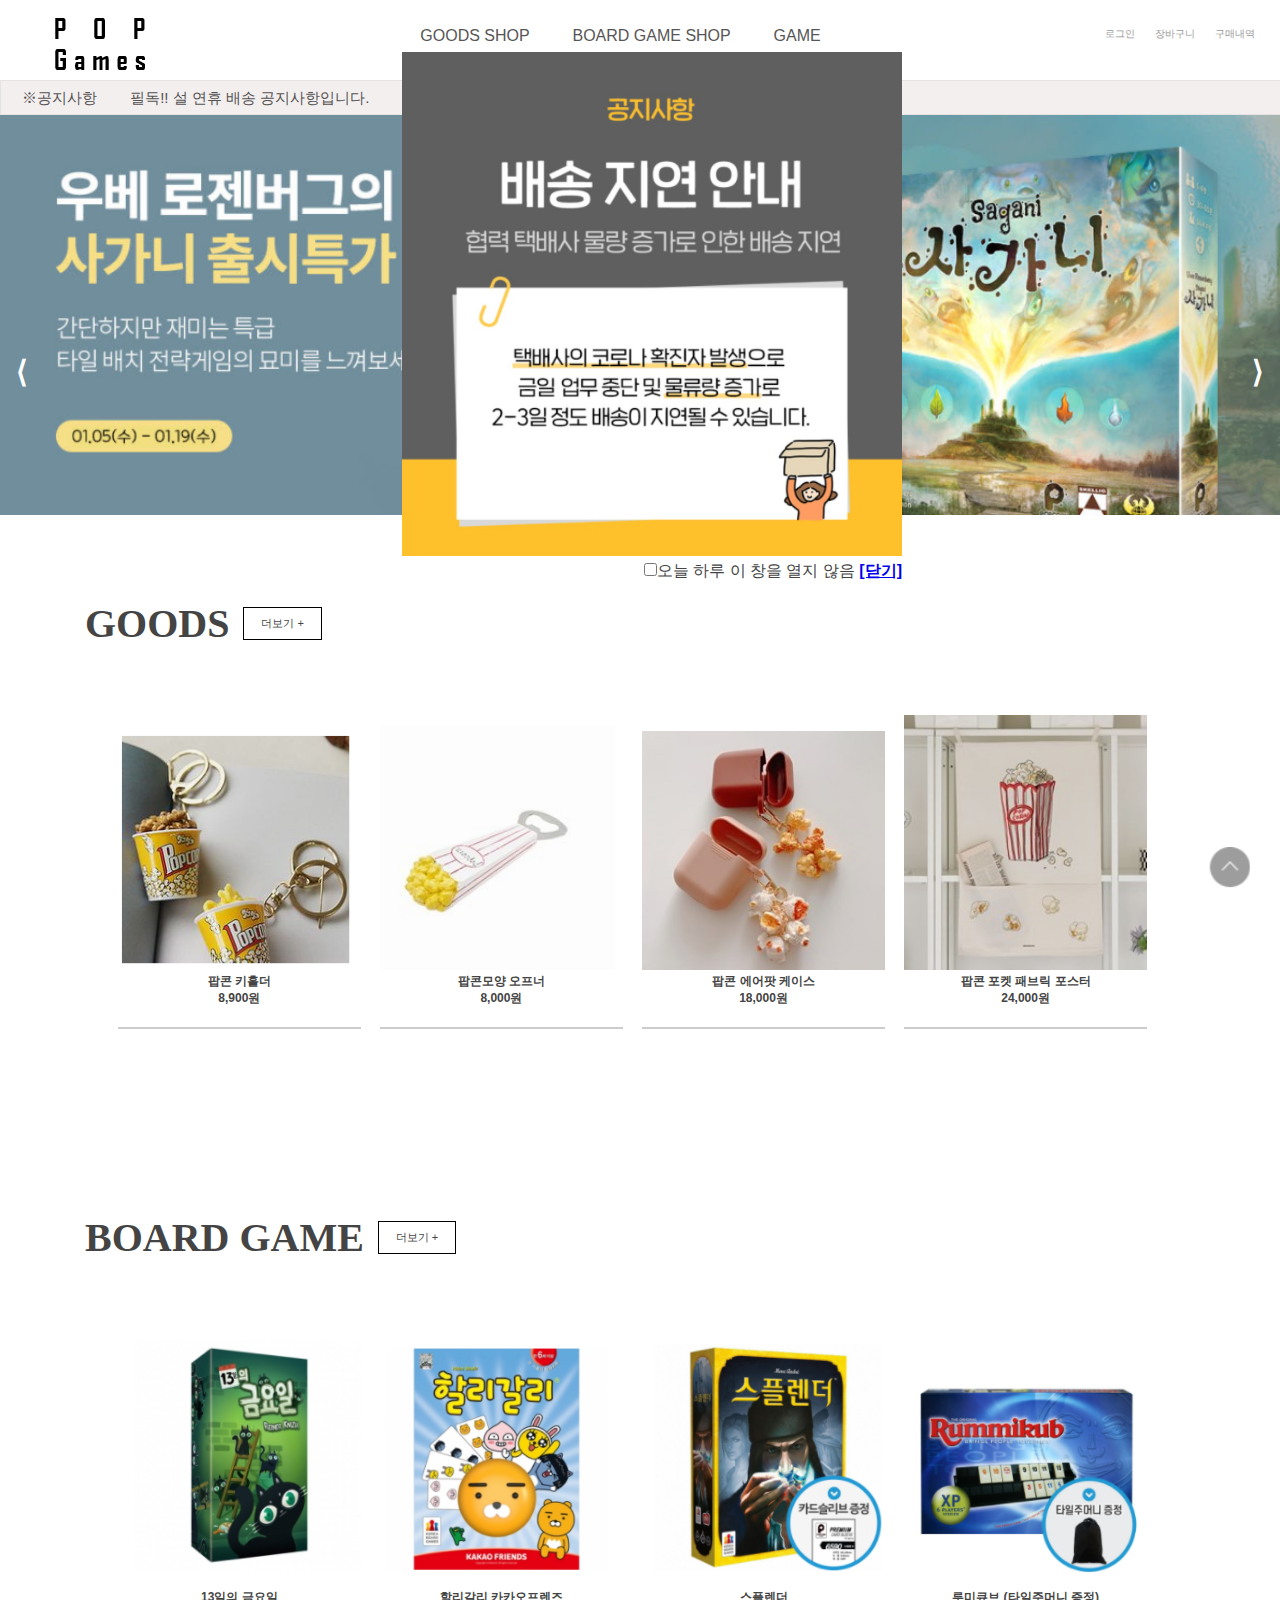
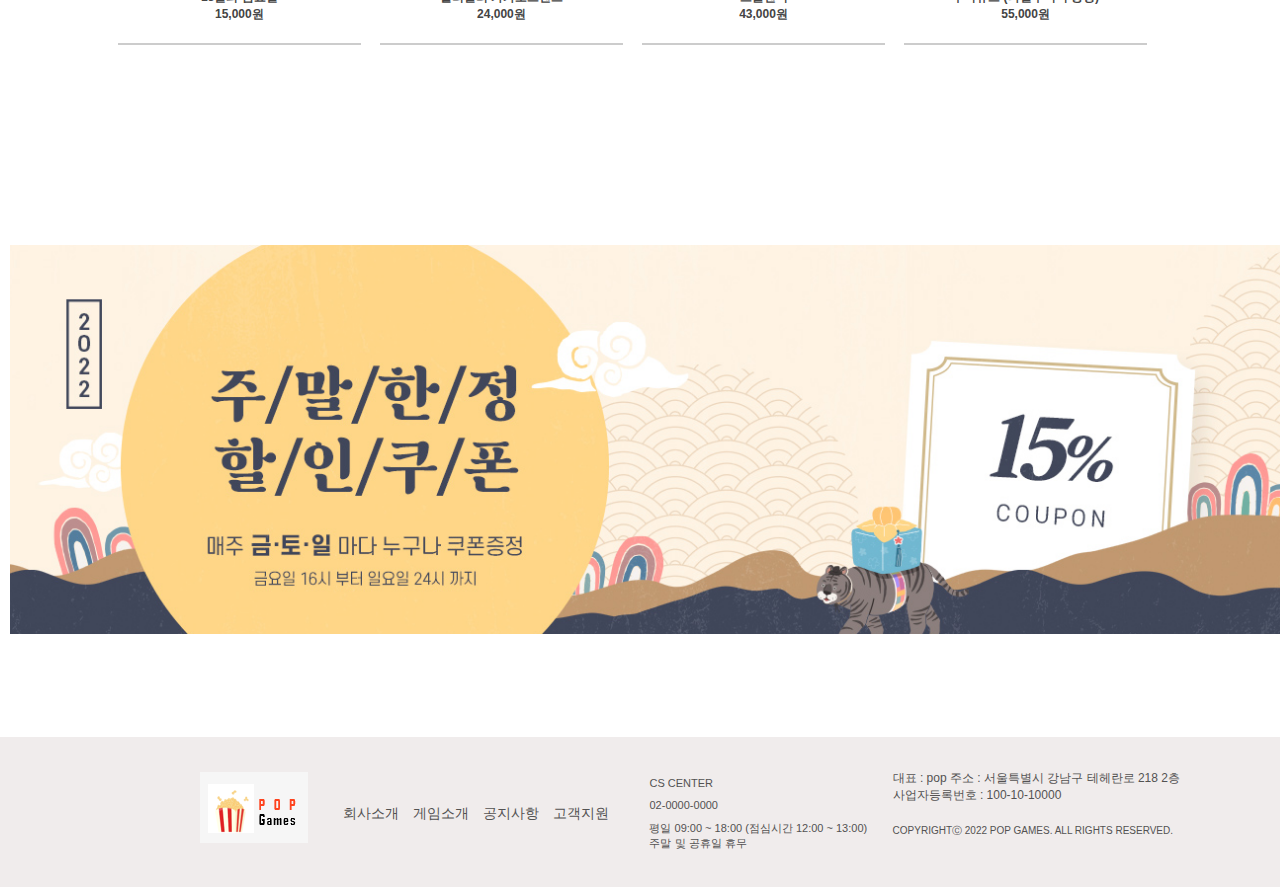
<file: pop games store/index.html>
<!DOCTYPE html>
<html lang="ko">
<head>
  <meta charset="UTF-8">
  <meta http-equiv="X-UA-Compatible" content="IE=edge">
    <meta name="viewport" content="width=device-width, initial-scale=1.0">
    <meta name="description" content="">
    <meta name="author" content="">
  <title>pop games</title>

  <script src="jquery-3.2.1.min.js"></script>
  <script src="index.js"></script>
  <link rel="shortcut icon" type="image⁄x-icon" href="./img/favicon.ico">
  <link href="./css/common.css" rel="stylesheet" type="text/css">
  <link href="./css/main.css" rel="stylesheet" type="text/css">
  <link href="./css/header.css" rel="stylesheet" type="text/css">
  <link href="./css/footer.css" rel="stylesheet" type="text/css">

  <script> 
    $(document).ready(function(){
      var height = $(".header_bottom").height();
      var num = $(".ul li").length;
      var max = height * num;
      var move = 0;
      function noticeRolling(){
        move += height;
        $(".ul").animate({"top":-move},800,function(){
          if(move >= max){
            $(this).css("top",0);
            move = 0;
          };
    
        });
      };
      noticeRollingOff = setInterval(noticeRolling,2000);
      $(".ul").append($(".ul li").first().clone());
    
    });
    </script>
</head>
<body>
 
  <!-- POPUP --> 
<div id="divpop" style="position:absolute;left:400px;top:50px;z-index:200;visibility:hidden;"> 
  <table> 
  <tr> 
      <td> 
      <img src="./img/notice1.png">
      </td> 
  </tr> 
  <tr> 
      <form name="notice_form"> 
      <td align=right bgcolor=white style="font-size: 16px;"> 
          <input type="checkbox" name="chkbox" value="checkbox">오늘 하루 이 창을 열지 않음 
          <a href="javascript:closeWin();"><B>[닫기]</B></a> 
      </td> 
      </tr> 
      </form> 
  </table> 
  </div> 
  <script language="Javascript"> 
  cookiedata = document.cookie;    
  if ( cookiedata.indexOf("maindiv=done") < 0 ){      
      document.all['divpop'].style.visibility = "visible"; 
      } 
      else { 
          document.all['divpop'].style.visibility = "hidden"; 
  } 
  </script>
  <div id="container">
    <a name="top"></a>
    <header>
      <div id="header">
        <div id="header_top">
          <div id="main_logo"><a href="./index.html"><img src="./img/main_logo2.png"></a></div>
        <ul id="top_menu">
          <li><a href="goods.html">GOODS SHOP</a></li>
          <li><a href="board_game.html">BOARD GAME SHOP</a></li>
          <li><a href="flash_game.html">GAME</a></li>
        </ul>
          <ul id="join_menu" class="navi">
            <li><a href="login.html">로그인</a></li>
            <li><a href="cart.html">장바구니</a></li>
            <li><a href="#">구매내역</a></li>
          </ul>
        </div>
      </div>
      <div class="header_bottom">
        <ul class="ul">
          <li><a href="notice.html"> &nbsp;&nbsp;&nbsp;&nbsp;&nbsp;※공지사항&nbsp;&nbsp;&nbsp;&nbsp;&nbsp;&nbsp;&nbsp; 필독!! 설 연휴 배송 공지사항입니다.</a></li>
          <li>&nbsp;&nbsp;&nbsp;&nbsp;&nbsp;※공지사항 &nbsp;&nbsp;&nbsp;&nbsp;&nbsp;&nbsp;&nbsp; 배송지연 공지사항입니다.</li>
        </ul>
      </div>
    </header>
    <main>
      <div class="banner">
        <ul class="slider_container">
          <li class="slider"><img src="./img/banner_4.png"></li>
          <li class="slider"><img src="./img/banner_1.png"></li>
          <li class="slider"><img src="./img/banner_2.png"></li>
          <li class="slider"><img src="./img/banner_3.png"></li>
        </ul>
      </div>
      <a class="prev" onclick="plusSlides(-1, 0)">&lang;</a>
      <a class="next" onclick="plusSlides(1, 0)">&rang;</a>

      <ul class="section_name">
        <li class="title">GOODS</li>
        <li><a id="more_items" href="goods.html">
          <div class="plus">더보기 +</div>
        </a></li>
      </ul>

      <div id="panorama_items">
        <div class="item_box">
          <ul>
            <a href="product_detail.html">
              <li><img src="./img/goods/goods1.png"></li>
              <li>팝콘 키홀더 </li>
              <li>8,900원</li>
            </a>
          </ul>
        </div>
        <div class="item_box">
          <ul>
            <a href="product_detail.html">
              <li><img src="./img/goods/goods12.png"></li>
              <li>팝콘모양 오프너</li>
              <li>8,000원</li>
            </a>
          </ul>
        </div>
        <div class="item_box">
          <ul>
            <a href="product_detail.html">
              <li><img src="./img/goods/goods13.png"></li>
              <li>팝콘 에어팟 케이스</li>
              <li>18,000원</li>
            </a>
          </ul>
        </div>
        <div class="item_box">
          <ul>
            <a href="product_detail.html">
              <li><img src="./img/goods/goods10.png"></li>
              <li>팝콘 포켓 패브릭 포스터</li>
              <li>24,000원</li>
            </a>
          </ul>
        </div>
      </div>
      <div class="clear"></div>
      <ul class="section_name">
        <li class="title">BOARD GAME</li>
        <li><a id="more_items" href="board_game.html">
          <div class="plus">더보기 +</div>
        </a></li>
      </ul>
      <div id="panorama_items">
        <div class="item_box">
          <ul>
            <a href="product_detail.html">
              <li><img src="./img/boardgame/boardgame1.png"></li>
              <li>13일의 금요일 </li>
              <li>15,000원</li>
            </a>
          </ul>
        </div>
        <div class="item_box">
          <ul>
            <a href="product_detail.html">
              <li><img src="./img/boardgame/boardgame2.png"></li>
              <li>할리갈리 카카오프렌즈</li>
              <li>24,000원</li>
            </a>
          </ul>
        </div>
        <div class="item_box">
          <ul>
            <a href="product_detail.html">
              <li><img src="./img/boardgame/boardgame3.png"></li>
              <li>스플렌더</li>
              <li>43,000원</li>
            </a>
          </ul>
        </div>
        <div class="item_box">
          <ul>
            <a href="product_detail.html">
              <li><img src="./img/boardgame/boardgame4.png"></li>
              <li>루미큐브 (타일주머니 증정)</li>
              <li>55,000원</li>
            </a>
          </ul>
        </div>
      </div>
      <div class="footer_banner"><img src="./img/footer_banner1.png"></div>
      <a href=""></a>
    </main>
    <div class="clear"></div>
  
    <footer>
      <div id="footer_wrap">
        <div class="f_logo"><a href="index.html"><img src="img/footer_logo.png"></a></div>
        <ul id="vision">
          <li><a href="#">회사소개</a></li>
          <li><a href="#">게임소개</a></li>
          <li><a href="#">공지사항</a></li>
          <li><a href="#">고객지원</a></li>
        </ul>
        <ul id="engagement">
          <li>CS CENTER</li>
          <li>02-0000-0000</li>
          <li>평일 09:00 ~ 18:00 (점심시간 12:00 ~ 13:00)<br>주말 및 공휴일 휴무</li>
        </ul>
        <ul id="company_info">
          <li>대표 : pop   주소 : 서울특별시 강남구 테헤란로 218 2층   </li>
          <li>사업자등록번호 : 100-10-10000</li>
          <li id="copyright">COPYRIGHTⒸ 2022 POP GAMES. ALL RIGHTS RESERVED.</li>
        </ul>
      </div>
      <div id="footer_fix">
        <ul>
          <a href="#top"><li><img src="./img/btn_go_top.png"></li></a>
        </ul>
      </div>
    </footer>
  </div>
</body>
</html>
</file>
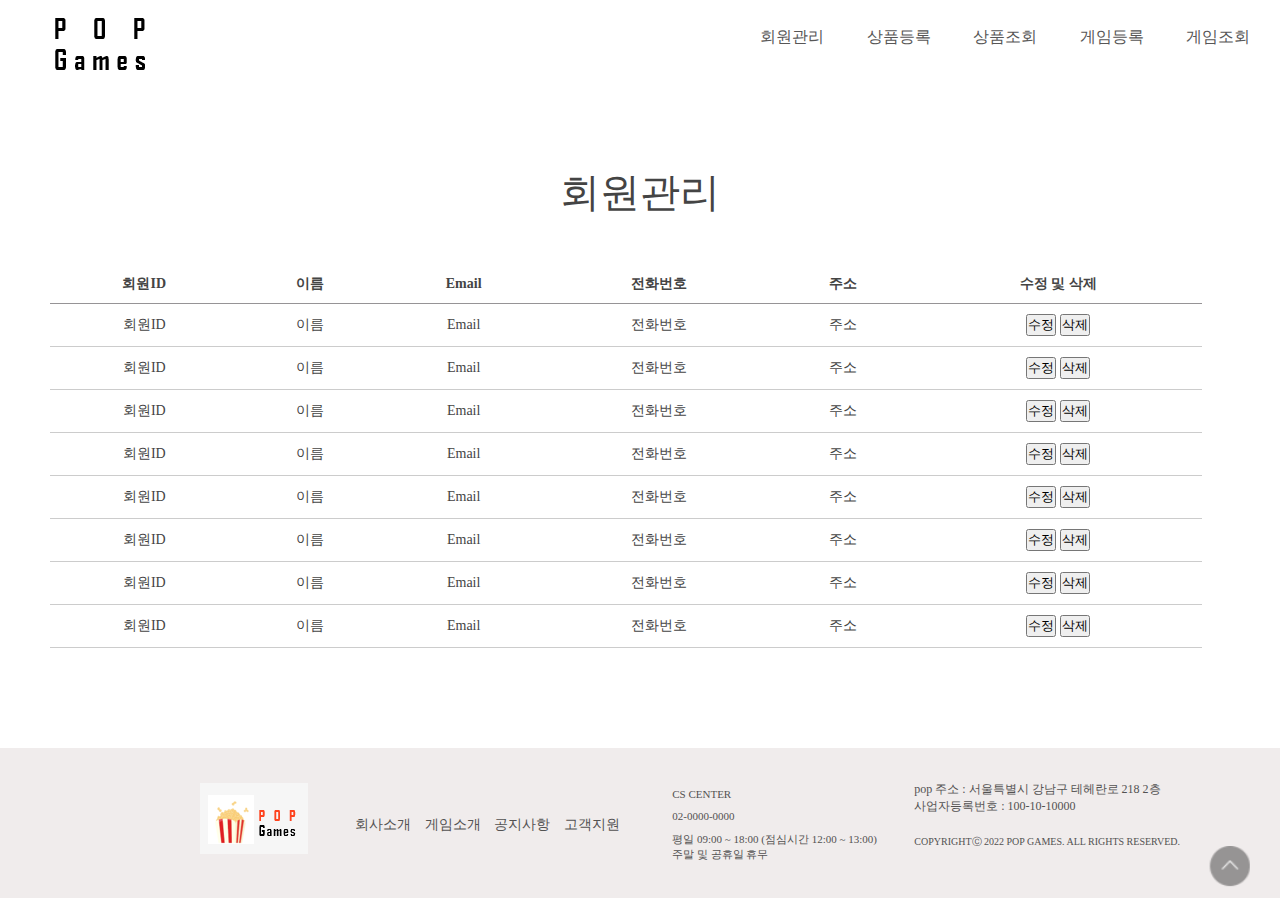
<file: pop games store/admin.html>
<!DOCTYPE html>
<html lang="en">
<head>
    <meta charset="UTF-8">
    <meta http-equiv="X-UA-Compatible" content="IE=edge">
    <meta name="viewport" content="width=device-width, initial-scale=1.0">
    <title>pop games</title>
    <link rel="shortcut icon" type="image⁄x-icon" href="./img/favicon.ico">
    <link href="./css/common.css" rel="stylesheet" type="text/css">
    <link href="./css/header.css" rel="stylesheet" type="text/css">
    <link href="./css/footer.css" rel="stylesheet" type="text/css">
    <link href="./css/goods.css" rel="stylesheet" type="text/css">
    <link href="./css/admin.css" rel="stylesheet" type="text/css">

</head>
<body>
    <div id="container">
      <a name="top"></a>
    <header>
      <div id="header">
        <div id="header_top">
          <div id="main_logo"><a href="./index.html"><img src="./img/main_logo2.png"></a></div>
        <ul id="top_menu">
          <li><a href="admin.html">회원관리</a></li>
          <li><a href="item_upload.html">상품등록</a></li>
          <li><a href="admin.html">상품조회</a></li>
          <li><a href="item_upload.html">게임등록</a></li>
          <li><a href="admin.html">게임조회</a></li>
        </ul>
        </div>
      </div>
    </header>
    <main class="main">
        <ul class="section">
            <li class="title_a">회원관리</li>
          </ul>
          <table class="table">
            <tr class="tr">
                <th>회원ID</th>
                <th>이름</th>
                <th>Email</th>
                <th>전화번호</th>
                <th>주소</th>
                <th>수정 및 삭제</th>
            </tr>
            <tr class="tr">
                <td>회원ID</td>
                <td>이름</td>
                <td>Email</td>
                <td>전화번호</td>
                <td>주소</td>
                <td>
                    <button>수정</button>
                    <button>삭제</button>
                </td>
            </tr>
            <tr class="tr">
                <td>회원ID</td>
                <td>이름</td>
                <td>Email</td>
                <td>전화번호</td>
                <td>주소</td>
                <td>
                    <button>수정</button>
                    <button>삭제</button>
                </td>
            </tr>
            <tr class="tr">
                <td>회원ID</td>
                <td>이름</td>
                <td>Email</td>
                <td>전화번호</td>
                <td>주소</td>
                <td>
                    <button>수정</button>
                    <button>삭제</button>
                </td>
            </tr>
            <tr class="tr">
                <td>회원ID</td>
                <td>이름</td>
                <td>Email</td>
                <td>전화번호</td>
                <td>주소</td>
                <td>
                    <button>수정</button>
                    <button>삭제</button>
                </td>
            </tr>
            <tr class="tr">
                <td>회원ID</td>
                <td>이름</td>
                <td>Email</td>
                <td>전화번호</td>
                <td>주소</td>
                <td>
                    <button>수정</button>
                    <button>삭제</button>
                </td>
            </tr>
            <tr class="tr">
                <td>회원ID</td>
                <td>이름</td>
                <td>Email</td>
                <td>전화번호</td>
                <td>주소</td>
                <td>
                    <button>수정</button>
                    <button>삭제</button>
                </td>
            </tr>
            <tr class="tr">
                <td>회원ID</td>
                <td>이름</td>
                <td>Email</td>
                <td>전화번호</td>
                <td>주소</td>
                <td>
                    <button>수정</button>
                    <button>삭제</button>
                </td>
            </tr>
            <tr class="tr">
                <td>회원ID</td>
                <td>이름</td>
                <td>Email</td>
                <td>전화번호</td>
                <td>주소</td>
                <td>
                    <button>수정</button>
                    <button>삭제</button>
                </td>
            </tr>
          </table>
    </main>
    <div class="clear"></div>
    <footer>
      <div id="footer_wrap">
        <div class="f_logo"><a href="index.html"><img src="img/footer_logo.png"></a></div>
        <ul id="vision">
          <li><a href="#">회사소개</a></li>
          <li><a href="#">게임소개</a></li>
          <li><a href="#">공지사항</a></li>
          <li><a href="#">고객지원</a></li>
        </ul>
        <ul id="engagement">
          <li>CS CENTER</li>
          <li>02-0000-0000</li>
          <li>평일 09:00 ~ 18:00 (점심시간 12:00 ~ 13:00)<br>주말 및 공휴일 휴무</li>
        </ul>
        <ul id="company_info">
          <li>pop  주소 : 서울특별시 강남구 테헤란로 218 2층   </li>
          <li>사업자등록번호 : 100-10-10000</li>
          <li id="copyright">COPYRIGHTⒸ 2022 POP GAMES. ALL RIGHTS RESERVED.</li>
        </ul>
      </div>
      <div id="footer_fix">
        <ul>
          <a href="#top"><li><img src="./img/btn_go_top.png"></li></a>
        </ul>
      </div>
    </footer>
  </div>
</body>
</html>
</file>
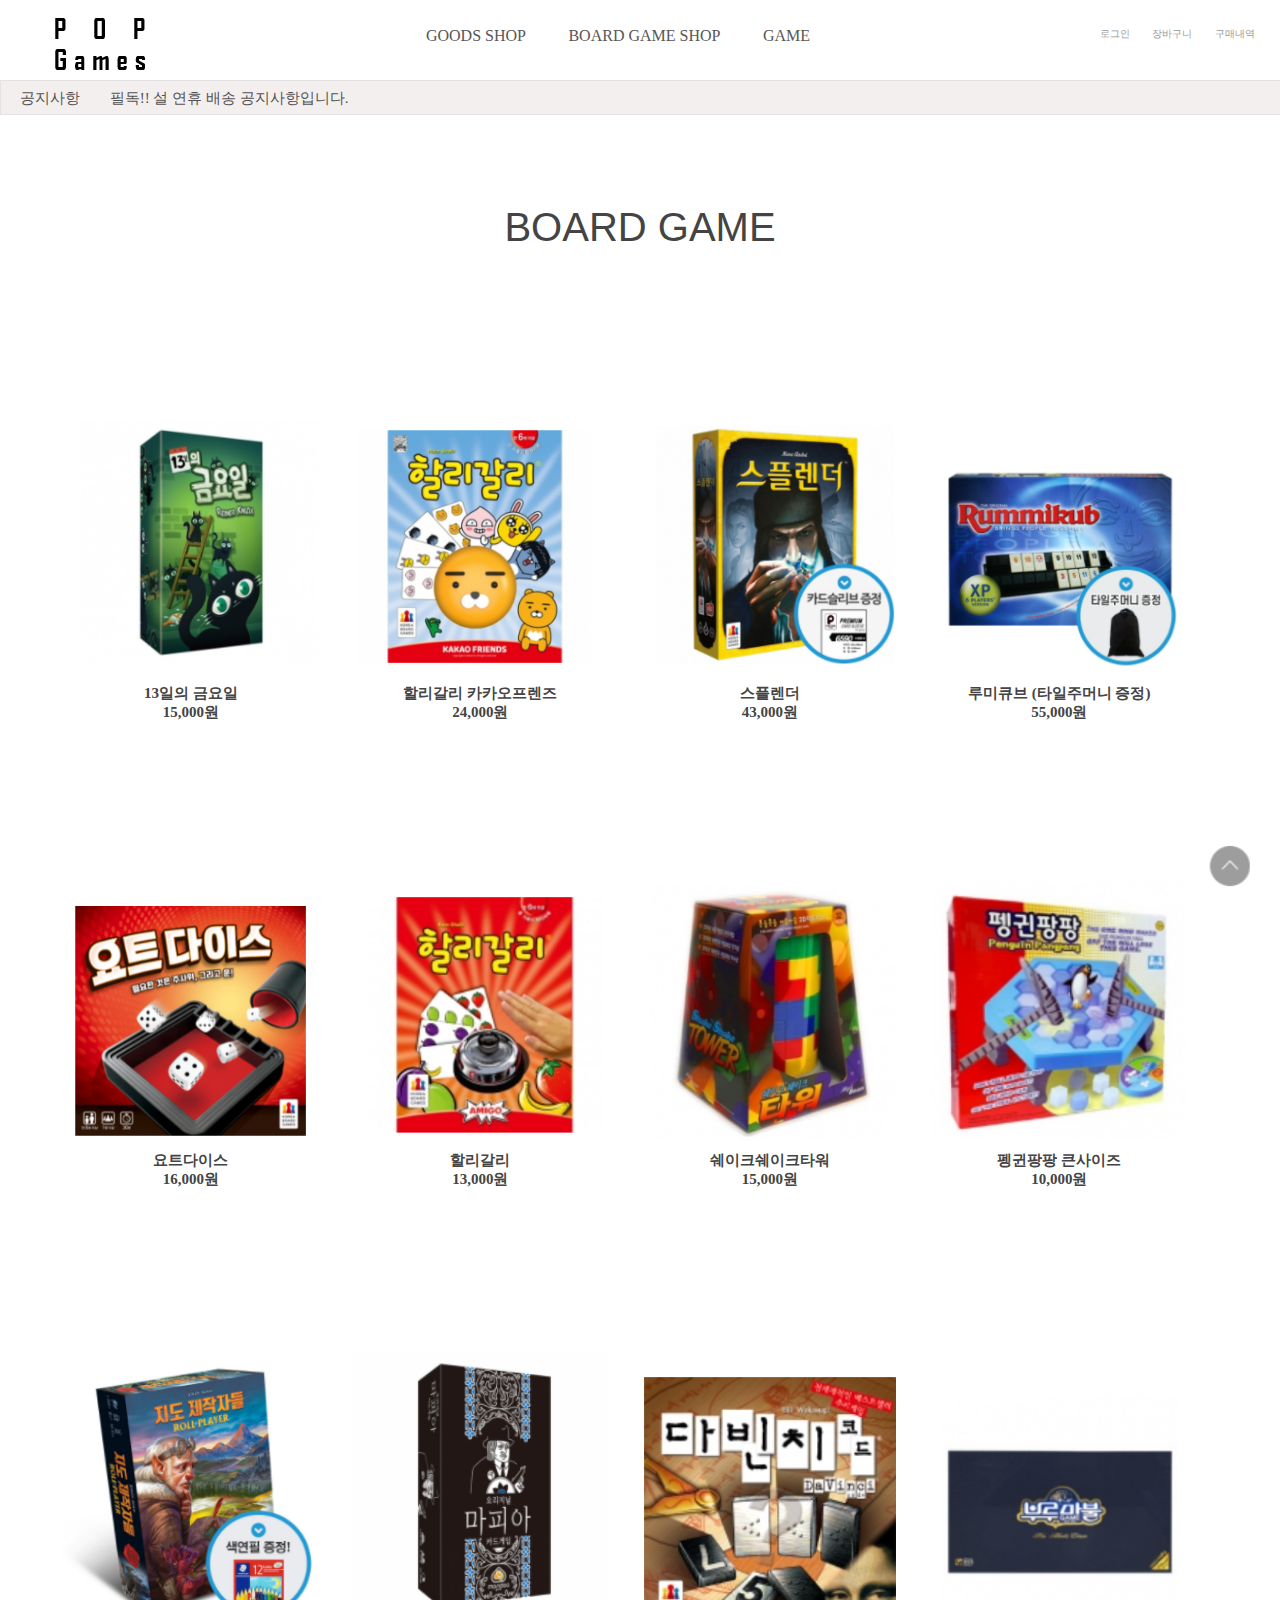
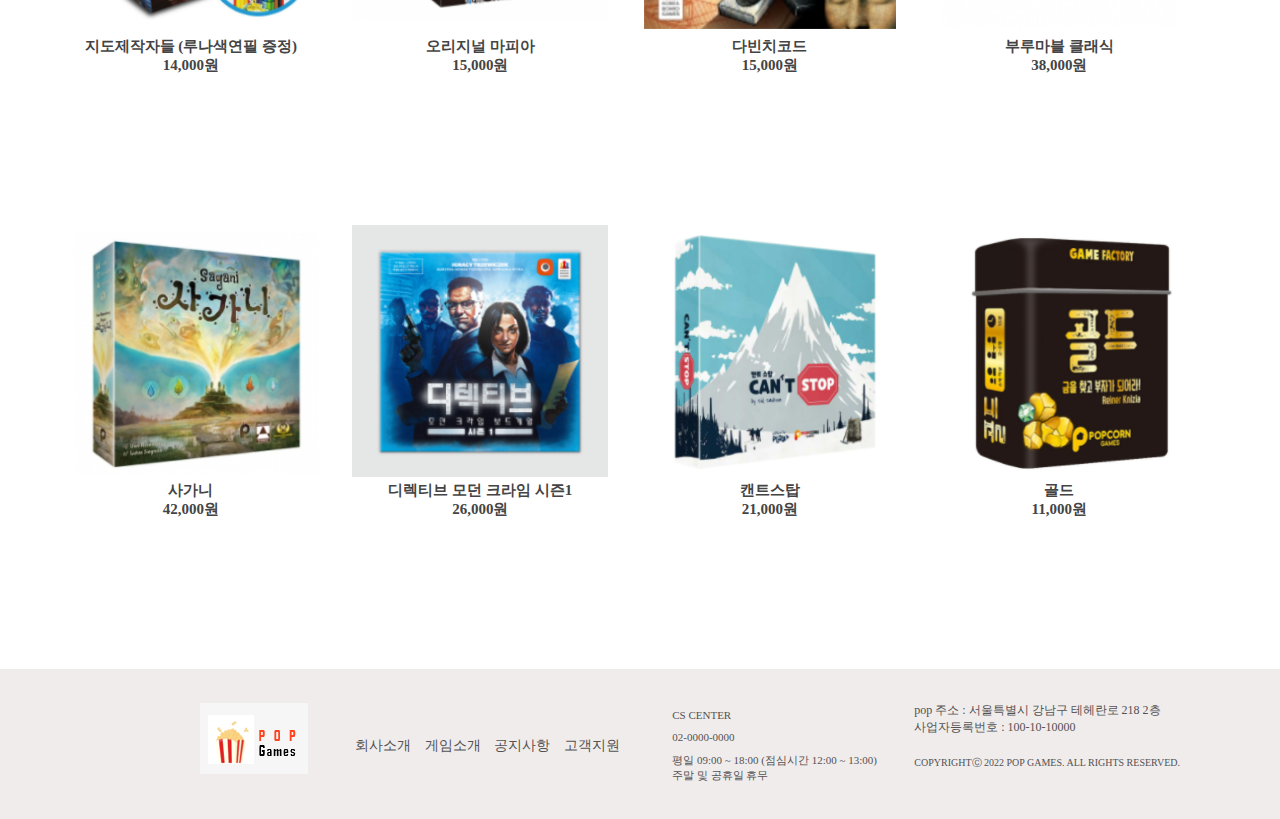
<file: pop games store/board_game.html>
<!DOCTYPE html>
<html lang="en">
<head>
    <meta charset="UTF-8">
    <meta http-equiv="X-UA-Compatible" content="IE=edge">
    <meta name="viewport" content="width=device-width, initial-scale=1.0">
    <title>pop games</title>
    <link rel="shortcut icon" type="image⁄x-icon" href="./img/favicon.ico">
    <link href="./css/common.css" rel="stylesheet" type="text/css">
    <link href="./css/header.css" rel="stylesheet" type="text/css">
    <link href="./css/footer.css" rel="stylesheet" type="text/css">
    <link href="./css/goods.css" rel="stylesheet" type="text/css">
    <script src="jquery-3.2.1.min.js"></script>
    <script> 
      $(document).ready(function(){
        var height = $(".header_bottom").height();
        var num = $(".ul li").length;
        var max = height * num;
        var move = 0;
        function noticeRolling(){
          move += height;
          $(".ul").animate({"top":-move},500,function(){
            if(move >= max){
              $(this).css("top",0);
              move = 0;
            };
      
          });
        };
        noticeRollingOff = setInterval(noticeRolling,2000);
        $(".ul").append($(".ul li").first().clone());
      
      });
      </script>
</head>
<body>
    <div id="container">
      <a name="top"></a>
    <header>
      <div id="header">
        <div id="header_top">
          <div id="main_logo"><a href="./index.html"><img src="./img/main_logo2.png"></a></div>
        <ul id="top_menu">
          <li><a href="goods.html">GOODS SHOP</a></li>
          <li><a href="board_game.html">BOARD GAME SHOP</a></li>
          <li><a href="#">GAME</a></li>
        </ul>
          <ul id="join_menu">
            <li><a href="#">로그인</a></li>
            <li><a href="#">장바구니</a></li>
            <li><a href="#">구매내역</a></li>
          </ul>
        </div>
      </div>
    </header>
    <main class="main">
        <div class="header_bottom">
          <ul class="ul">
            <li><a href="notice.html"> &nbsp;&nbsp;&nbsp;&nbsp;&nbsp;공지사항&nbsp;&nbsp;&nbsp;&nbsp;&nbsp;&nbsp;&nbsp; 필독!! 설 연휴 배송 공지사항입니다.</a></li>
            <li>&nbsp;&nbsp;&nbsp;&nbsp;&nbsp;공지사항 &nbsp;&nbsp;&nbsp;&nbsp;&nbsp;&nbsp;&nbsp; 배송지연 공지사항입니다.</li>
          </ul>
          </div>
      <ul class="section_name">
        <li class="title">BOARD GAME</li>
      </ul>

      <div id="panorama_items">
        <div class="item_box">
          <ul>
            <a href="#">
              <li><img src="./img/boardgame/boardgame1.png"></li>
              <li>13일의 금요일 </li>
              <li>15,000원</li>
            </a>
          </ul>
        </div>
        <div class="item_box">
          <ul>
            <a href="#">
              <li><img src="./img/boardgame/boardgame2.png"></li>
              <li>할리갈리 카카오프렌즈</li>
              <li>24,000원</li>
            </a>
          </ul>
        </div>
        <div class="item_box">
          <ul>
            <a href="#">
              <li><img src="./img/boardgame/boardgame3.png"></li>
              <li>스플렌더</li>
              <li>43,000원</li>
            </a>
          </ul>
        </div>
        <div class="item_box">
          <ul>
            <a href="#">
              <li><img src="./img/boardgame/boardgame4.png"></li>
              <li>루미큐브 (타일주머니 증정)</li>
              <li>55,000원</li>
            </a>
          </ul>
        </div>
      </div>
      <div class="clear"></div>
      <div id="panorama_items">
        <div class="item_box">
          <ul>
            <a href="#">
              <li><img src="./img/boardgame/boardgame5.png"></li>
              <li>요트다이스 </li>
              <li>16,000원</li>
            </a>
          </ul>
        </div>
        <div class="item_box">
          <ul>
            <a href="#">
              <li><img src="./img/boardgame/boardgame6.png"></li>
              <li>할리갈리</li>
              <li>13,000원</li>
            </a>
          </ul>
        </div>
        <div class="item_box">
          <ul>
            <a href="#">
              <li><img src="./img/boardgame/boardgame7.png"></li>
              <li>쉐이크쉐이크타워</li>
              <li>15,000원</li>
            </a>
          </ul>
        </div>
        <div class="item_box">
          <ul>
            <a href="#">
              <li><img src="./img/boardgame/boardgame8.png"></li>
              <li>펭귄팡팡 큰사이즈</li>
              <li>10,000원</li>
            </a>
          </ul>
        </div>
      </div>
      <div class="clear"></div>
      <div id="panorama_items">
        <div class="item_box">
          <ul>
            <a href="#">
              <li><img src="./img/boardgame/boardgame9.png"></li>
              <li>지도제작자들 (루나색연필 증정)</li>
              <li>14,000원</li>
            </a>
          </ul>
        </div>
        <div class="item_box">
          <ul>
            <a href="#">
              <li><img src="./img/boardgame/boardgame10.png"></li>
              <li>오리지널 마피아</li>
              <li>15,000원</li>
            </a>
          </ul>
        </div>
        <div class="item_box">
          <ul>
            <a href="#">
              <li><img src="./img/boardgame/boardgame11.png"></li>
              <li>다빈치코드</li>
              <li>15,000원</li>
            </a>
          </ul>
        </div>
        <div class="item_box">
          <ul>
            <a href="#">
              <li><img src="./img/boardgame/boardgame12.png"></li>
              <li>부루마블 클래식</li>
              <li>38,000원</li>
            </a>
          </ul>
        </div>
      </div>
      <div id="panorama_items">
        <div class="item_box">
          <ul>
            <a href="#">
              <li><img src="./img/boardgame/boardgame13.png"></li>
              <li>사가니</li>
              <li>42,000원</li>
            </a>
          </ul>
        </div>
        <div class="item_box">
          <ul>
            <a href="#">
              <li><img src="./img/boardgame/boardgame14.png"></li>
              <li>디렉티브 모던 크라임 시즌1</li>
              <li>26,000원</li>
            </a>
          </ul>
        </div>
        <div class="item_box">
          <ul>
            <a href="#">
              <li><img src="./img/boardgame/boardgame15.png"></li>
              <li>캔트스탑</li>
              <li>21,000원</li>
            </a>
          </ul>
        </div>
        <div class="item_box">
          <ul>
            <a href="#">
              <li><img src="./img/boardgame/boardgame16.png"></li>
              <li>골드</li>
              <li>11,000원</li>
            </a>
          </ul>
        </div>
      </div>
    </main>
    <div class="clear"></div>
    <footer>
      <div id="footer_wrap">
        <div class="f_logo"><a href="index.html"><img src="img/footer_logo.png"></a></div>
        <ul id="vision">
          <li><a href="#">회사소개</a></li>
          <li><a href="#">게임소개</a></li>
          <li><a href="#">공지사항</a></li>
          <li><a href="#">고객지원</a></li>
        </ul>
        <ul id="engagement">
          <li>CS CENTER</li>
          <li>02-0000-0000</li>
          <li>평일 09:00 ~ 18:00 (점심시간 12:00 ~ 13:00)<br>주말 및 공휴일 휴무</li>
        </ul>
        <ul id="company_info">
          <li>pop  주소 : 서울특별시 강남구 테헤란로 218 2층   </li>
          <li>사업자등록번호 : 100-10-10000</li>
          <li id="copyright">COPYRIGHTⒸ 2022 POP GAMES. ALL RIGHTS RESERVED.</li>
        </ul>
      </div>
      <div id="footer_fix">
        <ul>
          <a href="#top"><li><img src="./img/btn_go_top.png"></li></a>
        </ul>
      </div>
    </footer>
  </div>
</body>
</html>
</file>
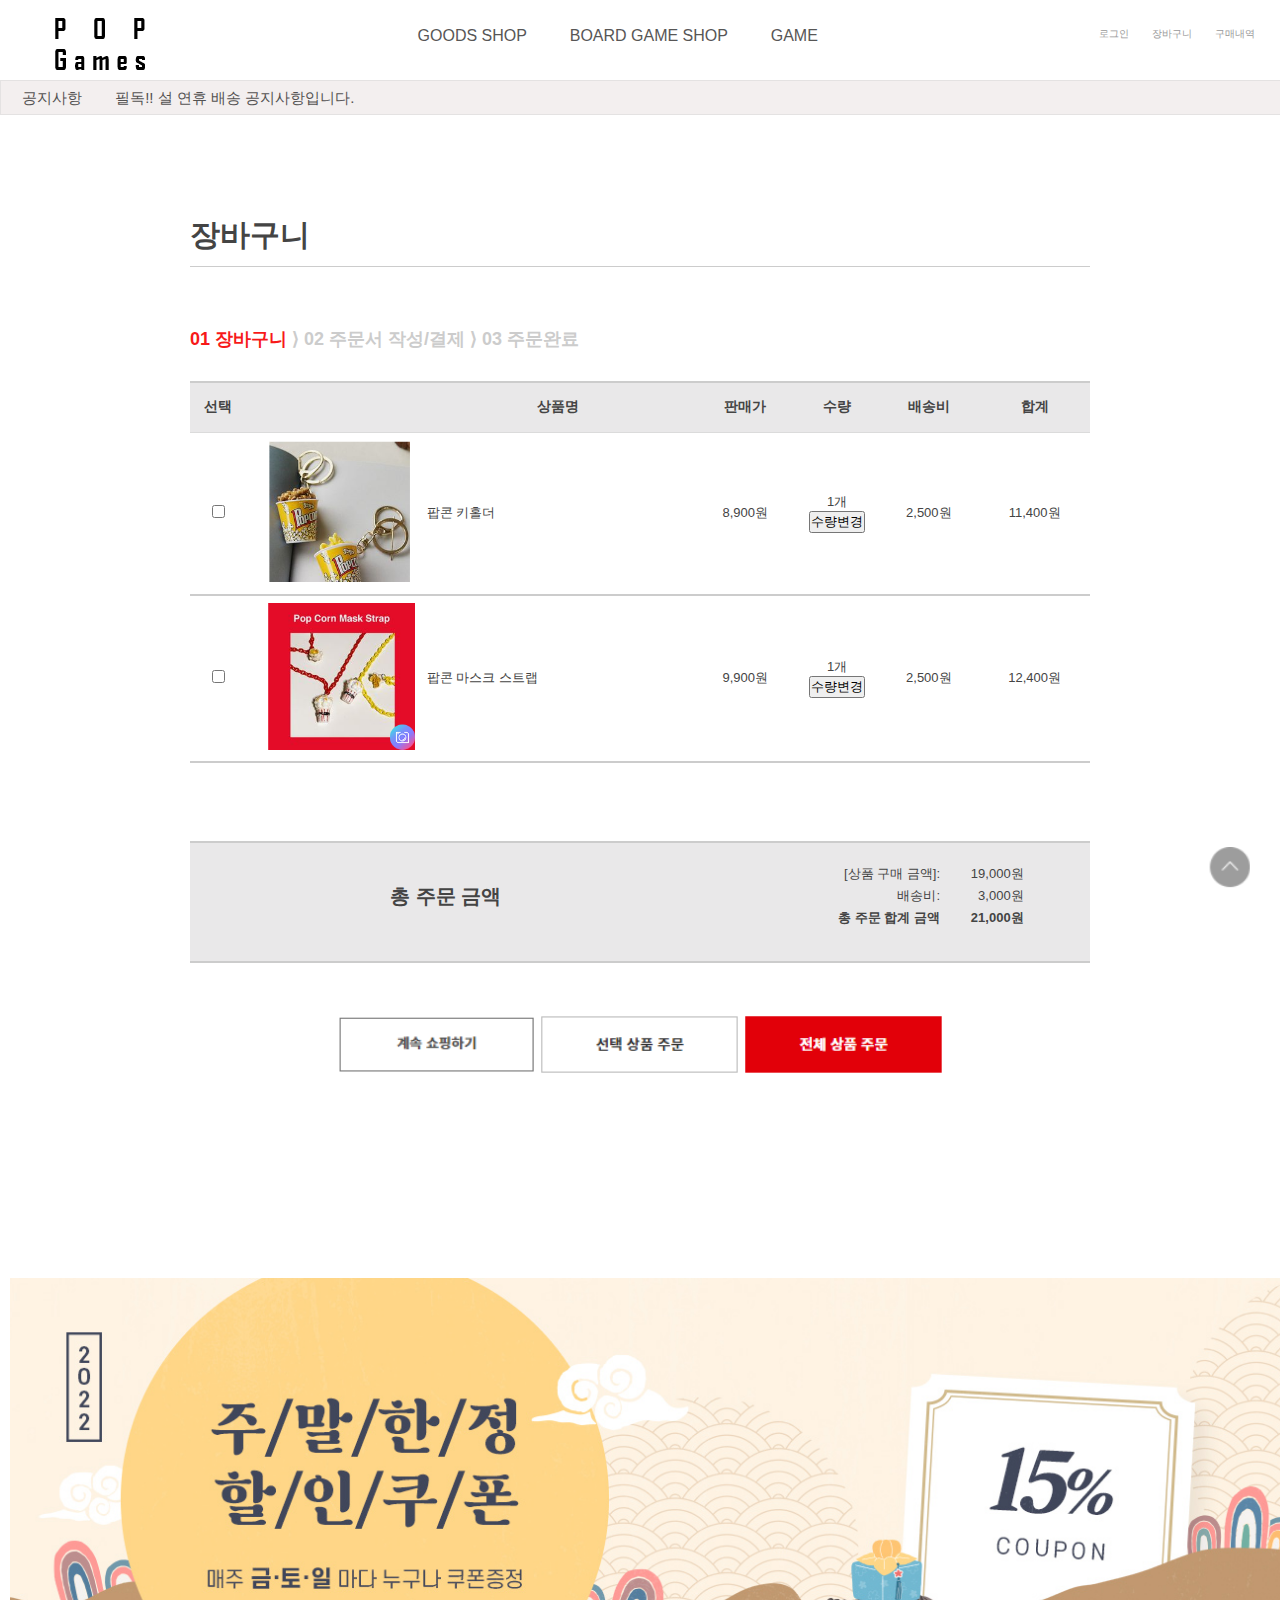
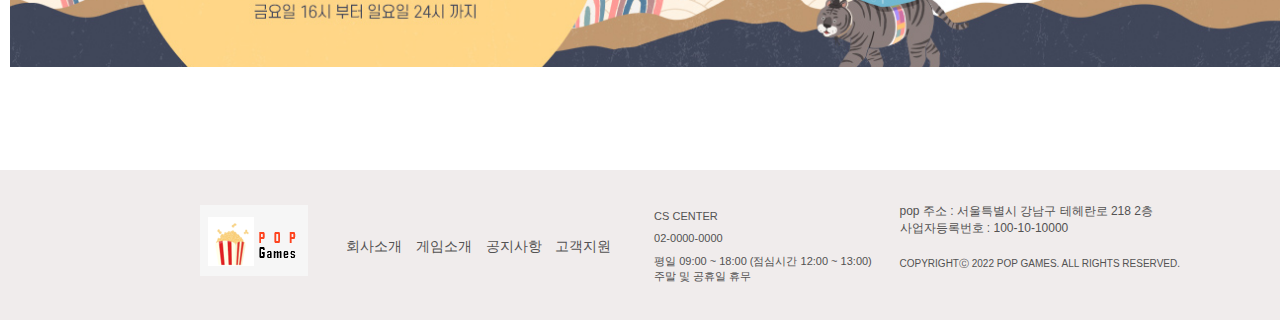
<file: pop games store/cart.html>
<!DOCTYPE html>
<html lang="en">
<head>
    <meta charset="UTF-8">
    <meta http-equiv="X-UA-Compatible" content="IE=edge">
    <meta name="viewport" content="width=device-width, initial-scale=1.0">
    <title>pop games</title>
    <link rel="shortcut icon" type="image⁄x-icon" href="./img/favicon.ico">
    <link href="./css/common.css" rel="stylesheet" type="text/css">
    <link href="./css/main.css" rel="stylesheet" type="text/css">
    <link href="./css/header.css" rel="stylesheet" type="text/css">
    <link href="./css/footer.css" rel="stylesheet" type="text/css">
    <link href="./css/cart.css" rel="stylesheet" type="text/css">
    <script src="jquery-3.2.1.min.js"></script>
    <script> 
      $(document).ready(function(){
        var height = $(".header_bottom").height();
        var num = $(".ul li").length;
        var max = height * num;
        var move = 0;
        function noticeRolling(){
          move += height;
          $(".ul").animate({"top":-move},500,function(){
            if(move >= max){
              $(this).css("top",0);
              move = 0;
            };
      
          });
        };
        noticeRollingOff = setInterval(noticeRolling,2000);
        $(".ul").append($(".ul li").first().clone());
      
      });
      </script>
</head>
<body>
    <div id="container">
      <a name="top"></a>
    <header>
      <div id="header">
        <div id="header_top">
          <div id="main_logo"><a href="./index.html"><img src="./img/main_logo2.png"></a></div>
        <ul id="top_menu">
          <li><a href="goods.html">GOODS SHOP</a></li>
          <li><a href="board_game.html">BOARD GAME SHOP</a></li>
          <li><a href="#">GAME</a></li>
        </ul>
          <ul id="join_menu">
            <li><a href="#">로그인</a></li>
            <li><a href="#">장바구니</a></li>
            <li><a href="#">구매내역</a></li>
          </ul>
        </div>
      </div>
    </header>
    <main >
        <div class="header_bottom">
          <ul class="ul">
            <li><a href="notice.html"> &nbsp;&nbsp;&nbsp;&nbsp;&nbsp;공지사항&nbsp;&nbsp;&nbsp;&nbsp;&nbsp;&nbsp;&nbsp; 필독!! 설 연휴 배송 공지사항입니다.</a></li>
            <li>&nbsp;&nbsp;&nbsp;&nbsp;&nbsp;공지사항 &nbsp;&nbsp;&nbsp;&nbsp;&nbsp;&nbsp;&nbsp; 배송지연 공지사항입니다.</li>
          </ul>  
        </div>
          <div id="content">
        	<section id="right">
                <div class="cart_top">
                   <h2 id="cart_title"> 장바구니</h2>
                   <h2 id="process"> <span>01 장바구니</span> &rang; 02 주문서 작성/결제 &rang; 03 주문완료</h2>
            </div>
                <table>
                    <tr class="title">
                        <th>선택</th>
                        <th></th>
                        <th>상품명</th>
                        <th>판매가</th>
                        <th>수량</th>
                        <th>배송비</th>
                        <th>합계</th>
                    </tr>
                    <tr class="items">
                        <td class="col1"><input type="checkbox"></td>
                        <td class="col2" id="left">
                            <img src="./img/goods/goods1.png">
                            
                        </td>
                        <td class="coladd"><div">팝콘 키홀더</div></td>
                        <td class="col3">8,900원</td>
                        <td class="col4">
                            1개
                            <button>수량변경</button>
                        </td>
                        <td class="col6">2,500원</td>
                        <td class="col7">11,400원</td>
                    </tr>
                    <tr class="items">
                        <td class="col1"><input type="checkbox"></td>
                        <td class="col2" id="left">
                            <img src="./img/goods/goods2.png">
                        </td>
                        <td class="coladd"><div">팝콘 마스크 스트랩</div></td>
                        <td class="col3">9,900원</td>
                        <td class="col4">
                            1개
                            <button>수량변경</button>
                        </td>
                        <td class="col6">2,500원</td>
                        <td class="col7">12,400원</td>
                    </tr>
                    <tr class="total_price">
                        <td colspan="7">
                            </td>
                            </tr>
                            <tr class="order_status_box">
                                <td colspan="7">
                                <div class="order_status">
                                <p><span>총 주문 금액</span></p>
                                <div>
                                    <ul>
                                        <li class="col1">[상품 구매 금액]:</li>
                                        <li class="col2">19,000원</li>
                                    </ul>
                                    <ul>
                                        <li class="col1">배송비:</li>
                                        <li class="col2">3,000원</li>
                                    </ul>
                                    <ul>
                                        <li class="col1"><span>총 주문 합계 금액</span></li>
                                        <li class="col2"><span>21,000원</span></li>
                                    </ul>
                                </div>
                            </div>
                        </td>
                    </tr>
                </table>
                <ul id="order_buttons">
                    <li><a href="index.html"><img src="./img/shopping.png"></a></li>
                    <li><a href="order.html"><img src="./img/select_order.png"></a></li>
                    <li><a href="order.html"><img src="./img/all_order.png"></a></li>
                </ul>
        </section>
            <div class="clear"></div> 
        </div> 
        <div class="footer_banner"><img src="./img/footer_banner1.png"></div>
    </main>
    <div class="clear"></div>
    <footer>
      <div id="footer_wrap">
        <div class="f_logo"><a href="index.html"><img src="img/footer_logo.png"></a></div>
        <ul id="vision">
          <li><a href="#">회사소개</a></li>
          <li><a href="#">게임소개</a></li>
          <li><a href="#">공지사항</a></li>
          <li><a href="#">고객지원</a></li>
        </ul>
        <ul id="engagement">
          <li>CS CENTER</li>
          <li>02-0000-0000</li>
          <li>평일 09:00 ~ 18:00 (점심시간 12:00 ~ 13:00)<br>주말 및 공휴일 휴무</li>
        </ul>
        <ul id="company_info">
          <li>pop  주소 : 서울특별시 강남구 테헤란로 218 2층   </li>
          <li>사업자등록번호 : 100-10-10000</li>
          <li id="copyright">COPYRIGHTⒸ 2022 POP GAMES. ALL RIGHTS RESERVED.</li>
        </ul>
      </div>
      <div id="footer_fix">
        <ul>
          <a href="#top"><li><img src="./img/btn_go_top.png"></li></a>
        </ul>
      </div>
    </footer>
  </div>
</body>
</html>
</file>
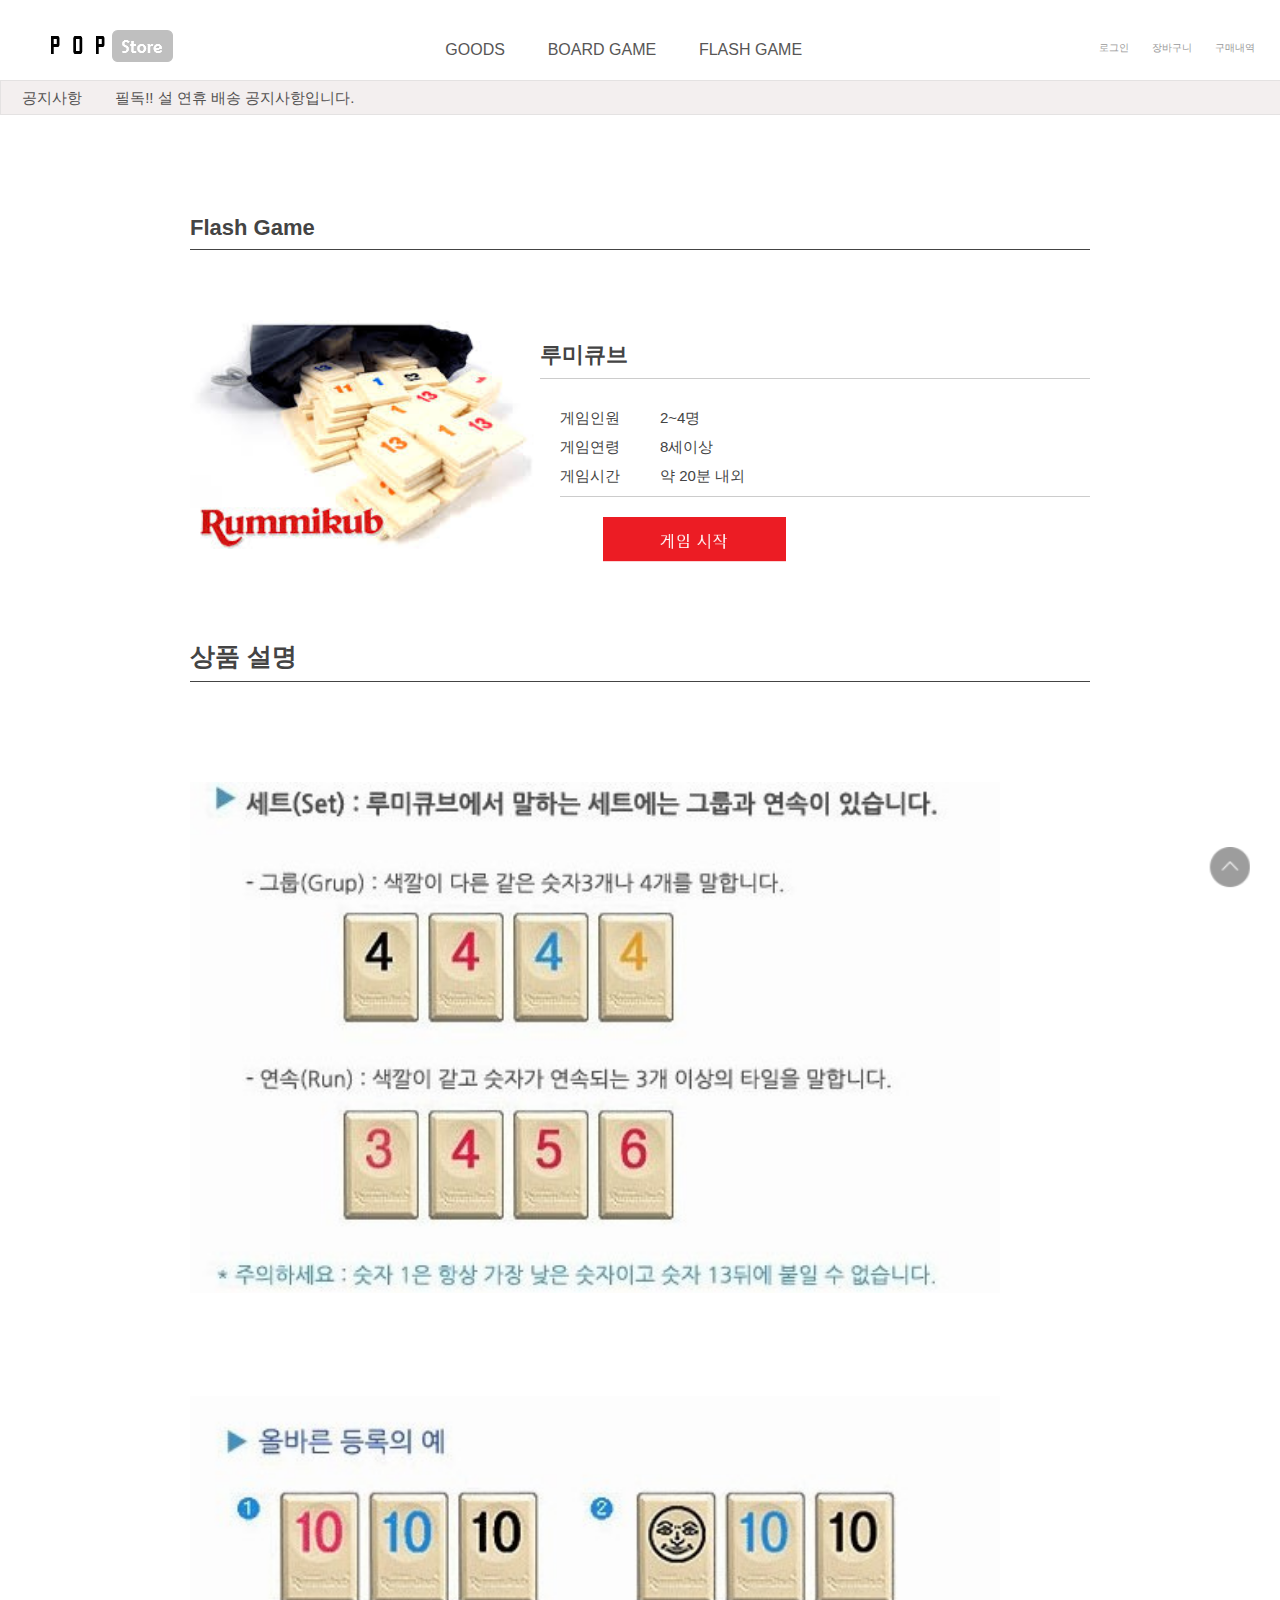
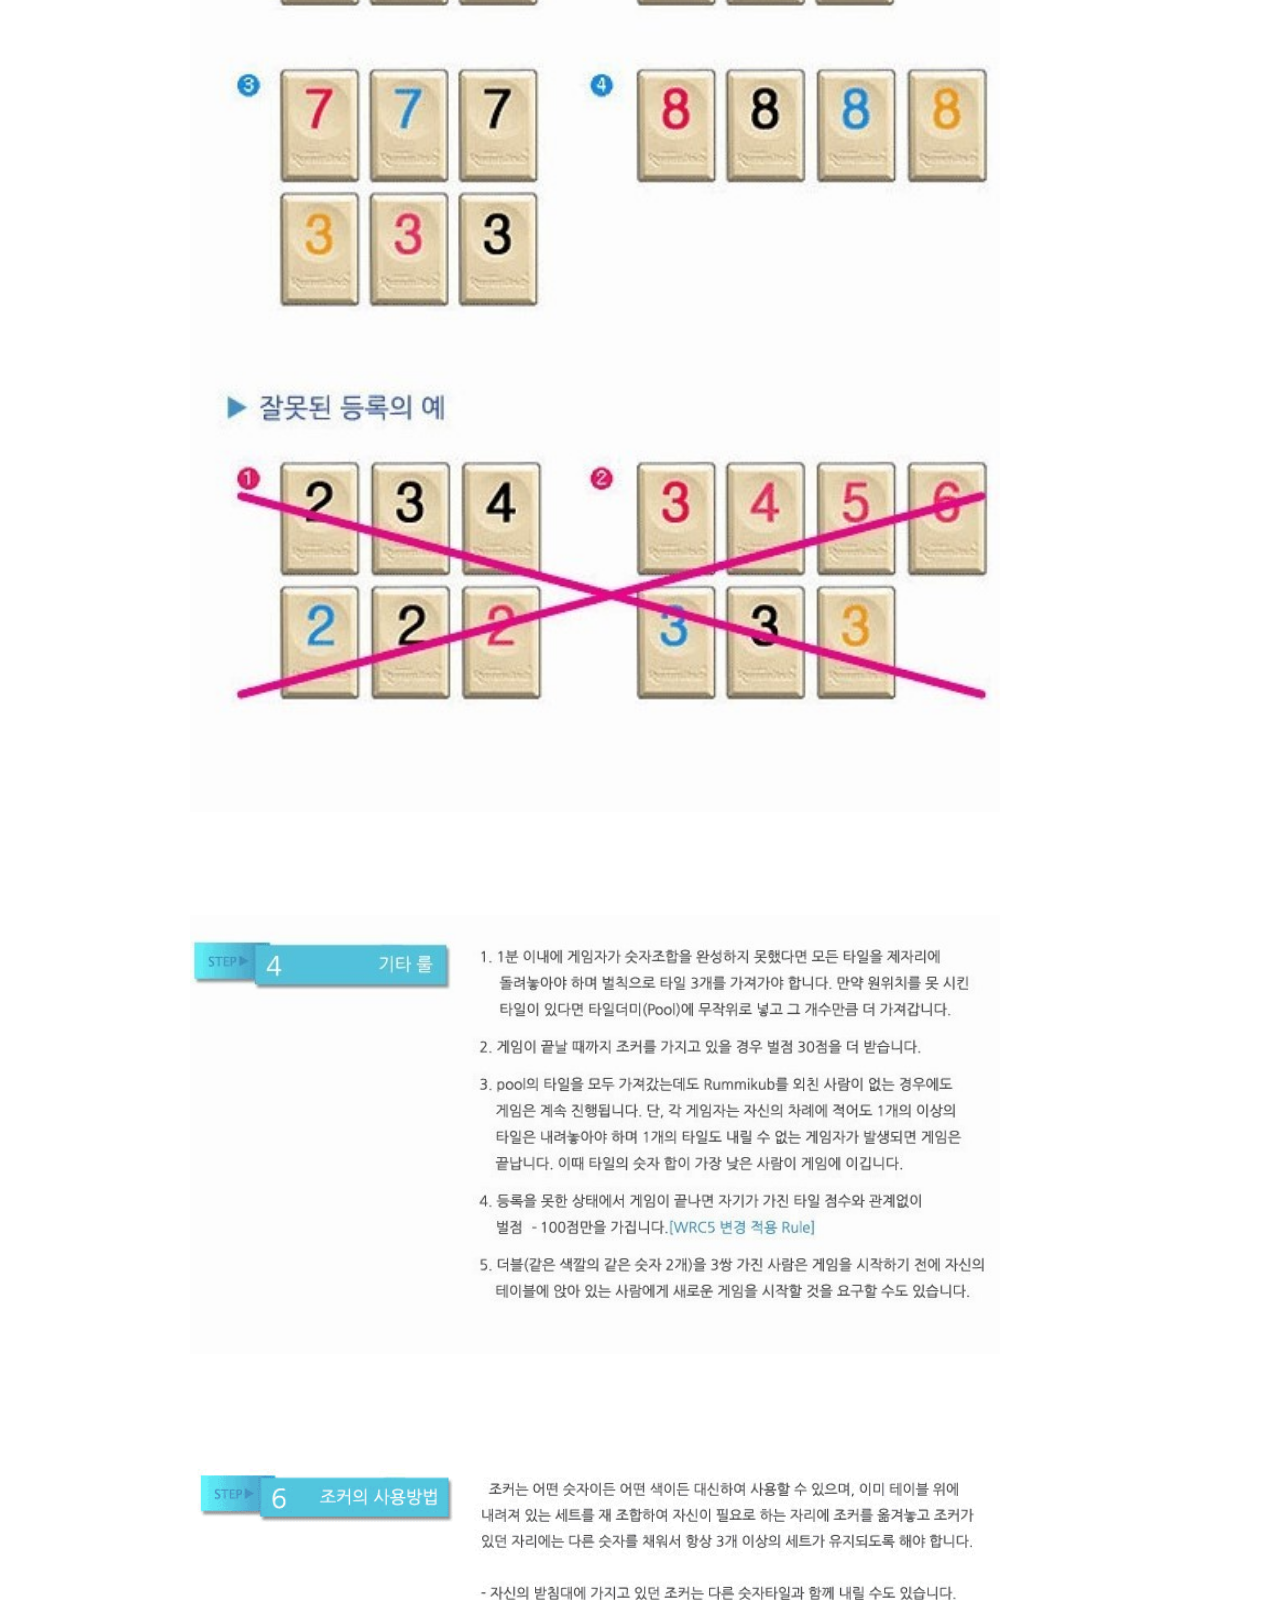
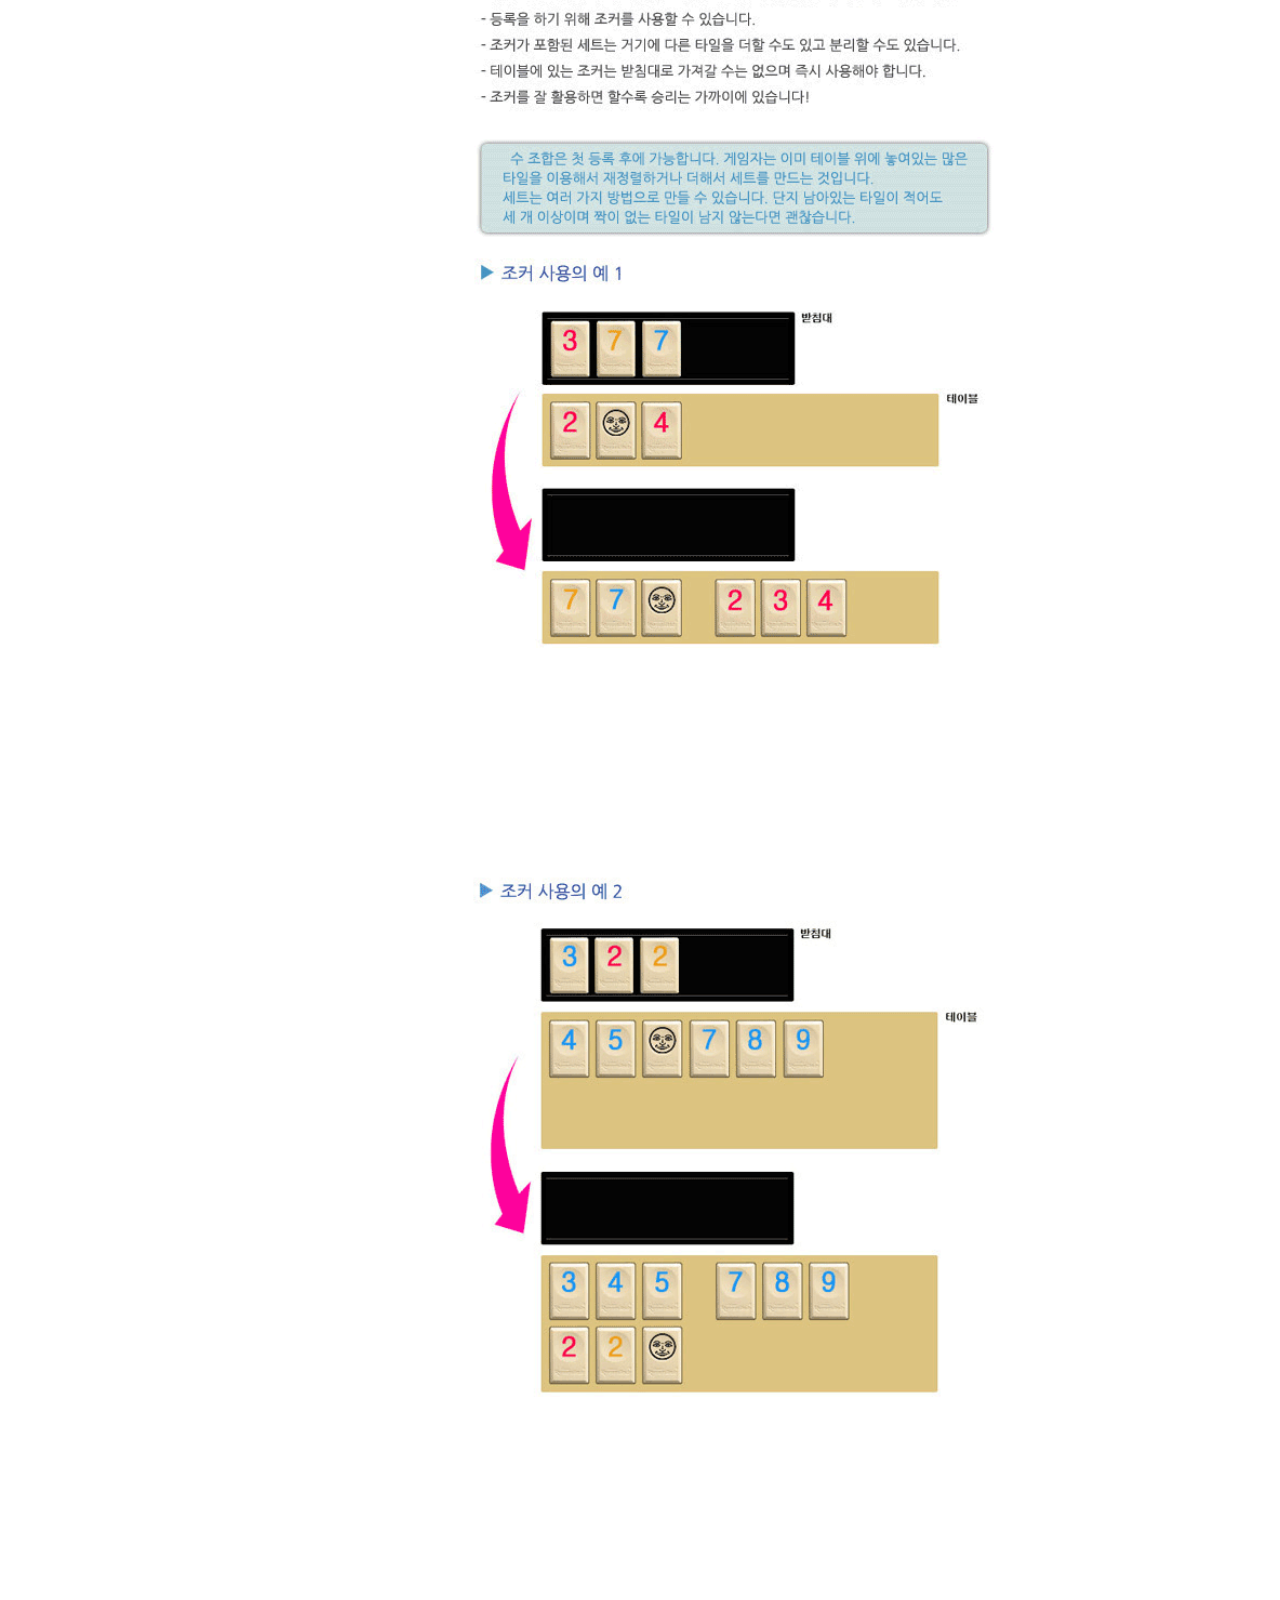
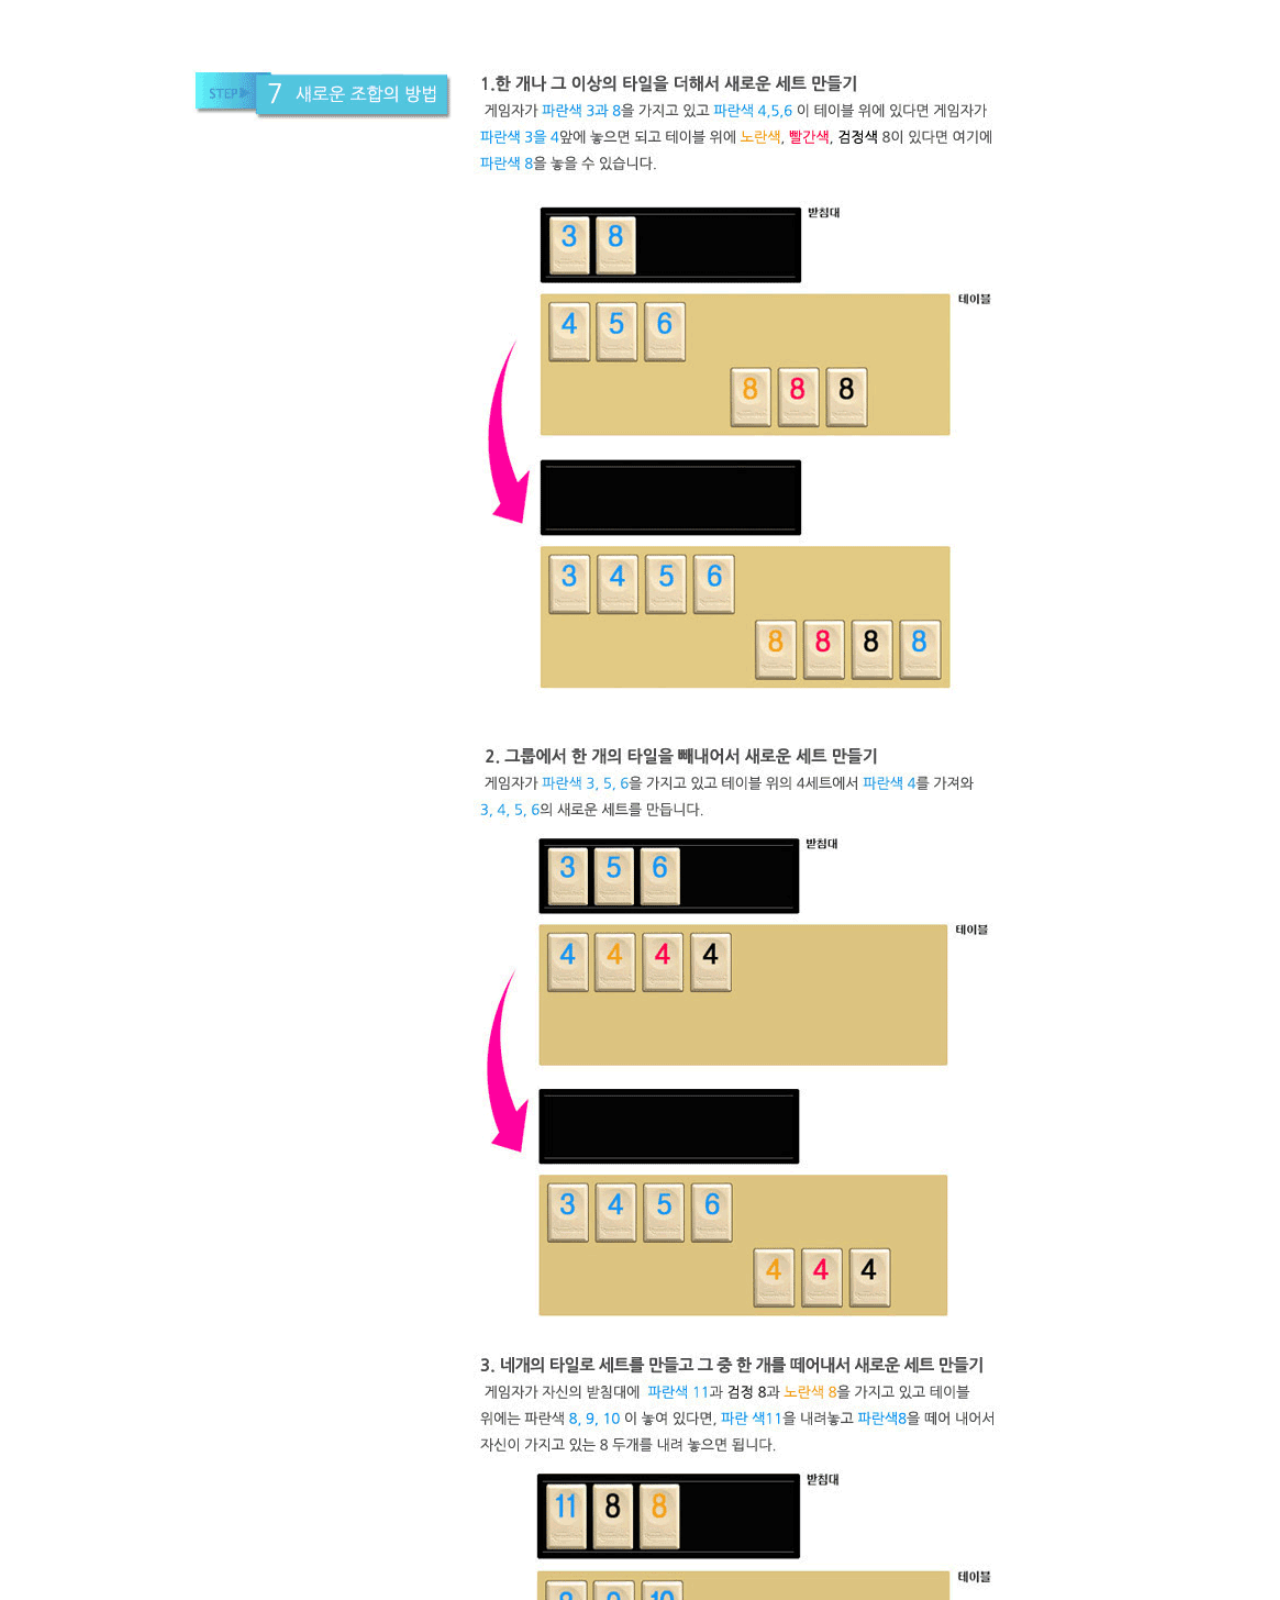
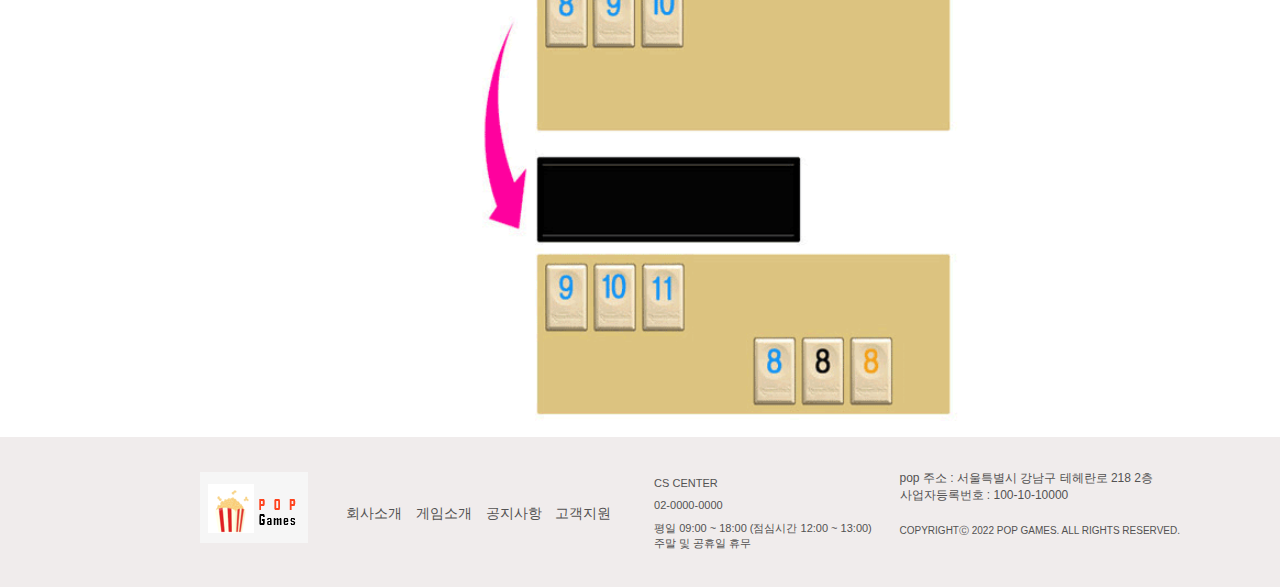
<file: pop games store/flash_game1.html>
<!DOCTYPE html>
<html lang="en">
<head>
    <meta charset="UTF-8">
    <meta http-equiv="X-UA-Compatible" content="IE=edge">
    <meta name="viewport" content="width=device-width, initial-scale=1.0">
    <title>pop games store</title>
    <link rel="shortcut icon" type="image⁄x-icon" href="./img/favicon.ico">
    <link href="./css/common.css" rel="stylesheet" type="text/css">
    <link href="./css/main.css" rel="stylesheet" type="text/css">
    <link href="./css/header.css" rel="stylesheet" type="text/css">
    <link href="./css/footer.css" rel="stylesheet" type="text/css">
    <link href="./css/goods.css" rel="stylesheet" type="text/css">
    <link href="./css/notice.css" rel="stylesheet" type="text/css">
    <script src="jquery-3.2.1.min.js"></script>
    <script> 
      $(document).ready(function(){
        var height = $(".header_bottom").height();
        var num = $(".ul li").length;
        var max = height * num;
        var move = 0;
        function noticeRolling(){
          move += height;
          $(".ul").animate({"top":-move},500,function(){
            if(move >= max){
              $(this).css("top",0);
              move = 0;
            };
      
          });
        };
        noticeRollingOff = setInterval(noticeRolling,2000);
        $(".ul").append($(".ul li").first().clone());
      
      });
      </script>
</head>
<body>
    <div id="container">
      <a name="top"></a>
    <header>
      <div id="header">
        <div id="header_top">
          <div id="main_logo"><a href="./index.html"><img src="./img/main_logo.png"></a></div>
        <ul id="top_menu">
          <li><a href="goods.html">GOODS</a></li>
          <li><a href="board_game.html">BOARD GAME</a></li>
          <li><a href="flash_game.html">FLASH GAME</a></li>
        </ul>
          <ul id="join_menu">
            <li><a href="#">로그인</a></li>
            <li><a href="#">장바구니</a></li>
            <li><a href="#">구매내역</a></li>
          </ul>
        </div>
      </div>
    </header>
    <main >
        <div class="header_bottom">
          <ul class="ul">
            <li><a href="notice.html"> &nbsp;&nbsp;&nbsp;&nbsp;&nbsp;공지사항&nbsp;&nbsp;&nbsp;&nbsp;&nbsp;&nbsp;&nbsp; 필독!! 설 연휴 배송 공지사항입니다.</a></li>
            <li>&nbsp;&nbsp;&nbsp;&nbsp;&nbsp;공지사항 &nbsp;&nbsp;&nbsp;&nbsp;&nbsp;&nbsp;&nbsp; 배송지연 공지사항입니다.</li>
          </ul>  
        </div>
          <div id="content">
        	<section id="right">
                <section id="summary">
                    <h3><span>Flash Game</span></h3>
                    <section id="summary1">
                        <div class="image">
                            <img src="./img/flashgame/루미큐브.jfif">
                        </div>
                    </section>
                    <section id="summary2">
                        <h3>루미큐브</h3>
                        <div class="item">
                            <ul>
                                <li>
                                    <div class="col1">게임인원</div>
                                    <div class="col2">2~4명</div>
                                    <div class="clear"></div>
                                </li>
                                <li>
                                    <div class="col1">게임연령</div>
                                    <div class="col2">8세이상</div>
                                    <div class="clear"></div>
                                </li>
                                <li>
                                    <div class="col1">게임시간</div>
                                    <div class="col2">약 20분 내외</div>
                                    <div class="clear"></div>
                                </li>
                            </ul>
                        </div>
                        <ul class="buttons">
                            <li><a href="#"><img src="./img/flashgame/start.png"></a></li>
                        </ul>
                    </section>
                    <div class="clear"></div>
                </section>
                <section id="explanation">
                    <h3>상품 설명</h3>
                    <div class="detail">
                        <img src="./img/flashgame/ex1.jpg">
                        <img src="./img/flashgame/ex2.jfif">
                        <img src="./img/flashgame/ex3.jfif">
                        <img src="./img/flashgame/ex4.png">
                        <img src="./img/flashgame/ex5.png">
                        <img src="./img/flashgame/ex6.png">
                    </div>
                </section>
            </section>
            <div class="clear"></div> 
        </div> 
    </main>
    <div class="clear"></div>
    <footer>
      <div id="footer_wrap">
        <div class="f_logo"><a href="index.html"><img src="img/footer_logo.png"></a></div>
        <ul id="vision">
          <li><a href="#">회사소개</a></li>
          <li><a href="#">게임소개</a></li>
          <li><a href="#">공지사항</a></li>
          <li><a href="#">고객지원</a></li>
        </ul>
        <ul id="engagement">
          <li>CS CENTER</li>
          <li>02-0000-0000</li>
          <li>평일 09:00 ~ 18:00 (점심시간 12:00 ~ 13:00)<br>주말 및 공휴일 휴무</li>
        </ul>
        <ul id="company_info">
          <li>pop  주소 : 서울특별시 강남구 테헤란로 218 2층   </li>
          <li>사업자등록번호 : 100-10-10000</li>
          <li id="copyright">COPYRIGHTⒸ 2022 POP GAMES. ALL RIGHTS RESERVED.</li>
        </ul>
      </div>
      <div id="footer_fix">
        <ul>
          <a href="#top"><li><img src="./img/btn_go_top.png"></li></a>
        </ul>
      </div>
    </footer>
  </div>
</body>
</html>
</file>
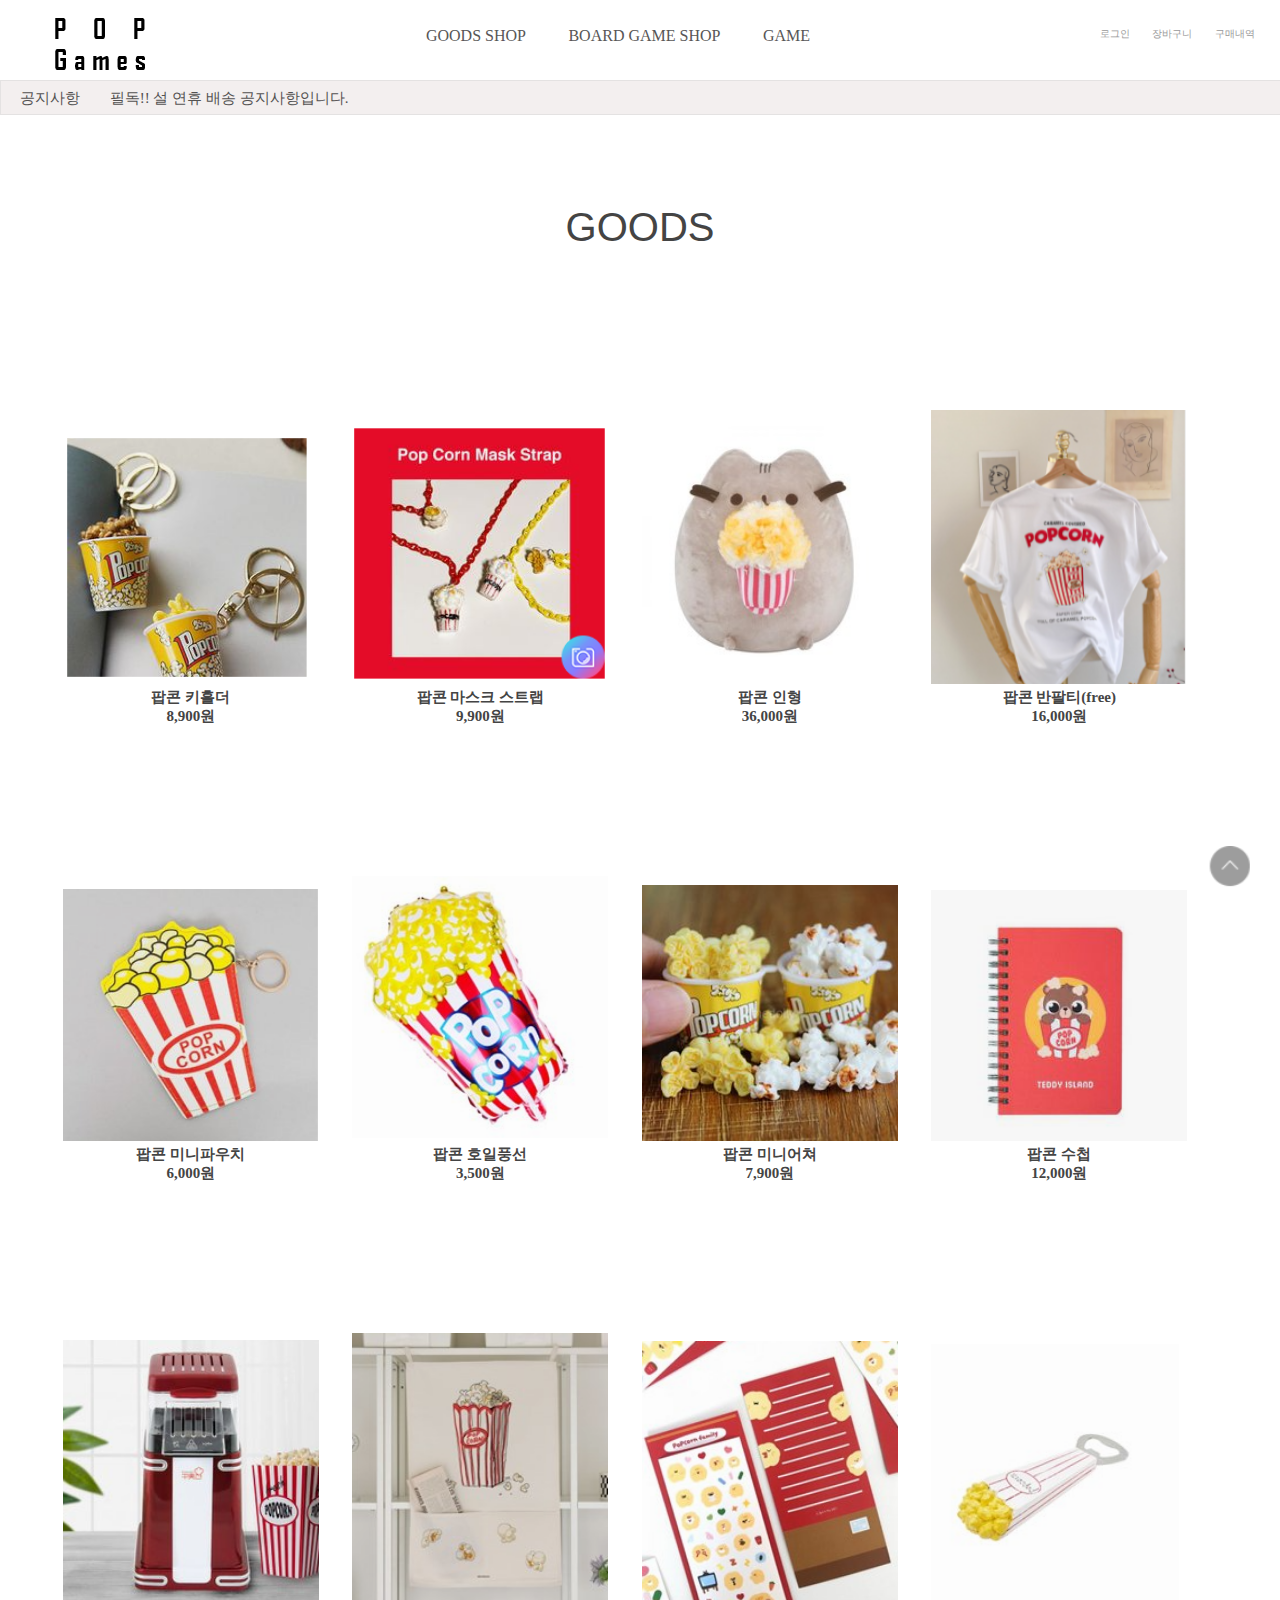
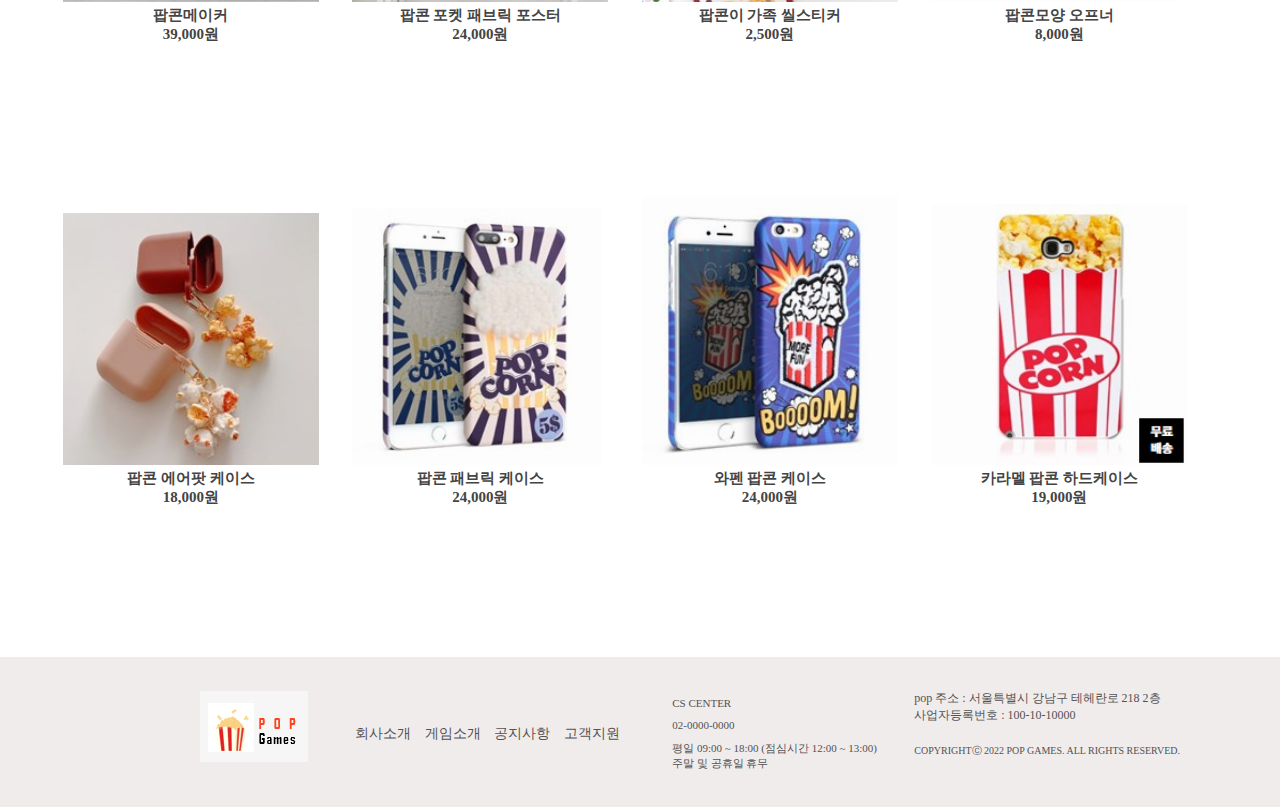
<file: pop games store/goods.html>
<!DOCTYPE html>
<html lang="en">
<head>
    <meta charset="UTF-8">
    <meta http-equiv="X-UA-Compatible" content="IE=edge">
    <meta name="viewport" content="width=device-width, initial-scale=1.0">
    <title>pop games</title>
    <link rel="shortcut icon" type="image⁄x-icon" href="./img/favicon.ico">
    <link href="./css/common.css" rel="stylesheet" type="text/css">
    <link href="./css/header.css" rel="stylesheet" type="text/css">
    <link href="./css/footer.css" rel="stylesheet" type="text/css">
    <link href="./css/goods.css" rel="stylesheet" type="text/css">
    <script src="jquery-3.2.1.min.js"></script>
    <script> 
      $(document).ready(function(){
        var height = $(".header_bottom").height();
        var num = $(".ul li").length;
        var max = height * num;
        var move = 0;
        function noticeRolling(){
          move += height;
          $(".ul").animate({"top":-move},500,function(){
            if(move >= max){
              $(this).css("top",0);
              move = 0;
            };
      
          });
        };
        noticeRollingOff = setInterval(noticeRolling,2000);
        $(".ul").append($(".ul li").first().clone());
      
      });
      </script>
</head>
<body>
    <div id="container">
      <a name="top"></a>
    <header>
      <div id="header">
        <div id="header_top">
          <div id="main_logo"><a href="./index.html"><img src="./img/main_logo2.png"></a></div>
        <ul id="top_menu">
          <li><a href="goods.html">GOODS SHOP</a></li>
          <li><a href="board_game.html">BOARD GAME SHOP</a></li>
          <li><a href="#">GAME</a></li>
        </ul>
          <ul id="join_menu">
            <li><a href="#">로그인</a></li>
            <li><a href="#">장바구니</a></li>
            <li><a href="#">구매내역</a></li>
          </ul>
        </div>
      </div>
    </header>
    <main class="main">
        <div class="header_bottom">
          <ul class="ul">
            <li><a href="notice.html"> &nbsp;&nbsp;&nbsp;&nbsp;&nbsp;공지사항&nbsp;&nbsp;&nbsp;&nbsp;&nbsp;&nbsp;&nbsp; 필독!! 설 연휴 배송 공지사항입니다.</a></li>
            <li>&nbsp;&nbsp;&nbsp;&nbsp;&nbsp;공지사항 &nbsp;&nbsp;&nbsp;&nbsp;&nbsp;&nbsp;&nbsp; 배송지연 공지사항입니다.</li>
          </ul>
          </div>
      <ul class="section_name">
        <li class="title">GOODS</li>
      </ul>

      <div id="panorama_items">
        <div class="item_box">
          <ul>
            <a href="#">
              <li><img src="./img/goods/goods1.png"></li>
              <li>팝콘 키홀더 </li>
              <li>8,900원</li>
            </a>
          </ul>
        </div>
        <div class="item_box">
          <ul>
            <a href="#">
              <li><img src="./img/goods/goods2.png"></li>
              <li>팝콘 마스크 스트랩</li>
              <li>9,900원</li>
            </a>
          </ul>
        </div>
        <div class="item_box">
          <ul>
            <a href="#">
              <li><img src="./img/goods/goods3.png"></li>
              <li>팝콘 인형</li>
              <li>36,000원</li>
            </a>
          </ul>
        </div>
        <div class="item_box">
          <ul>
            <a href="#">
              <li><img src="./img/goods/goods4.png"></li>
              <li>팝콘 반팔티(free)</li>
              <li>16,000원</li>
            </a>
          </ul>
        </div>
      </div>
      <div class="clear"></div>
      <div id="panorama_items">
        <div class="item_box">
          <ul>
            <a href="#">
              <li><img src="./img/goods/goods5.png"></li>
              <li>팝콘 미니파우치 </li>
              <li>6,000원</li>
            </a>
          </ul>
        </div>
        <div class="item_box">
          <ul>
            <a href="#">
              <li><img src="./img/goods/goods6.png"></li>
              <li>팝콘 호일풍선</li>
              <li>3,500원</li>
            </a>
          </ul>
        </div>
        <div class="item_box">
          <ul>
            <a href="#">
              <li><img src="./img/goods/goods7.png"></li>
              <li>팝콘 미니어쳐</li>
              <li>7,900원</li>
            </a>
          </ul>
        </div>
        <div class="item_box">
          <ul>
            <a href="#">
              <li><img src="./img/goods/goods8.png"></li>
              <li>팝콘 수첩</li>
              <li>12,000원</li>
            </a>
          </ul>
        </div>
      </div>
      <div class="clear"></div>
      <div id="panorama_items">
        <div class="item_box">
          <ul>
            <a href="#">
              <li><img src="./img/goods/goods9.png"></li>
              <li>팝콘메이커 </li>
              <li>39,000원</li>
            </a>
          </ul>
        </div>
        <div class="item_box">
          <ul>
            <a href="#">
              <li><img src="./img/goods/goods10.png"></li>
              <li>팝콘 포켓 패브릭 포스터</li>
              <li>24,000원</li>
            </a>
          </ul>
        </div>
        <div class="item_box">
          <ul>
            <a href="#">
              <li><img src="./img/goods/goods11.png"></li>
              <li>팝콘이 가족 씰스티커</li>
              <li>2,500원</li>
            </a>
          </ul>
        </div>
        <div class="item_box">
          <ul>
            <a href="#">
              <li><img src="./img/goods/goods12.png"></li>
              <li>팝콘모양 오프너</li>
              <li>8,000원</li>
            </a>
          </ul>
        </div>
      </div>
      <div class="clear"></div>
      <div id="panorama_items">
        <div class="item_box">
          <ul>
            <a href="#">
              <li><img src="./img/goods/goods13.png"></li>
              <li>팝콘 에어팟 케이스 </li>
              <li>18,000원</li>
            </a>
          </ul>
        </div>
        <div class="item_box">
          <ul>
            <a href="#">
              <li><img src="./img/goods/goods14.png"></li>
              <li>팝콘 패브릭 케이스</li>
              <li>24,000원</li>
            </a>
          </ul>
        </div>
        <div class="item_box">
          <ul>
            <a href="#">
              <li><img src="./img/goods/goods15.png"></li>
              <li>와펜 팝콘 케이스</li>
              <li>24,000원</li>
            </a>
          </ul>
        </div>
        <div class="item_box">
          <ul>
            <a href="#">
              <li><img src="./img/goods/goods16.png"></li>
              <li>카라멜 팝콘 하드케이스</li>
              <li>19,000원</li>
            </a>
          </ul>
        </div>
      </div>
    </main>
    <div class="clear"></div>
    <footer>
      <div id="footer_wrap">
        <div class="f_logo"><a href="index.html"><img src="img/footer_logo.png"></a></div>
        <ul id="vision">
          <li><a href="#">회사소개</a></li>
          <li><a href="#">게임소개</a></li>
          <li><a href="#">공지사항</a></li>
          <li><a href="#">고객지원</a></li>
        </ul>
        <ul id="engagement">
          <li>CS CENTER</li>
          <li>02-0000-0000</li>
          <li>평일 09:00 ~ 18:00 (점심시간 12:00 ~ 13:00)<br>주말 및 공휴일 휴무</li>
        </ul>
        <ul id="company_info">
          <li>pop  주소 : 서울특별시 강남구 테헤란로 218 2층   </li>
          <li>사업자등록번호 : 100-10-10000</li>
          <li id="copyright">COPYRIGHTⒸ 2022 POP GAMES. ALL RIGHTS RESERVED.</li>
        </ul>
      </div>
      <div id="footer_fix">
        <ul>
          <a href="#top"><li><img src="./img/btn_go_top.png"></li></a>
        </ul>
      </div>
    </footer>
  </div>
</body>
</html>
</file>
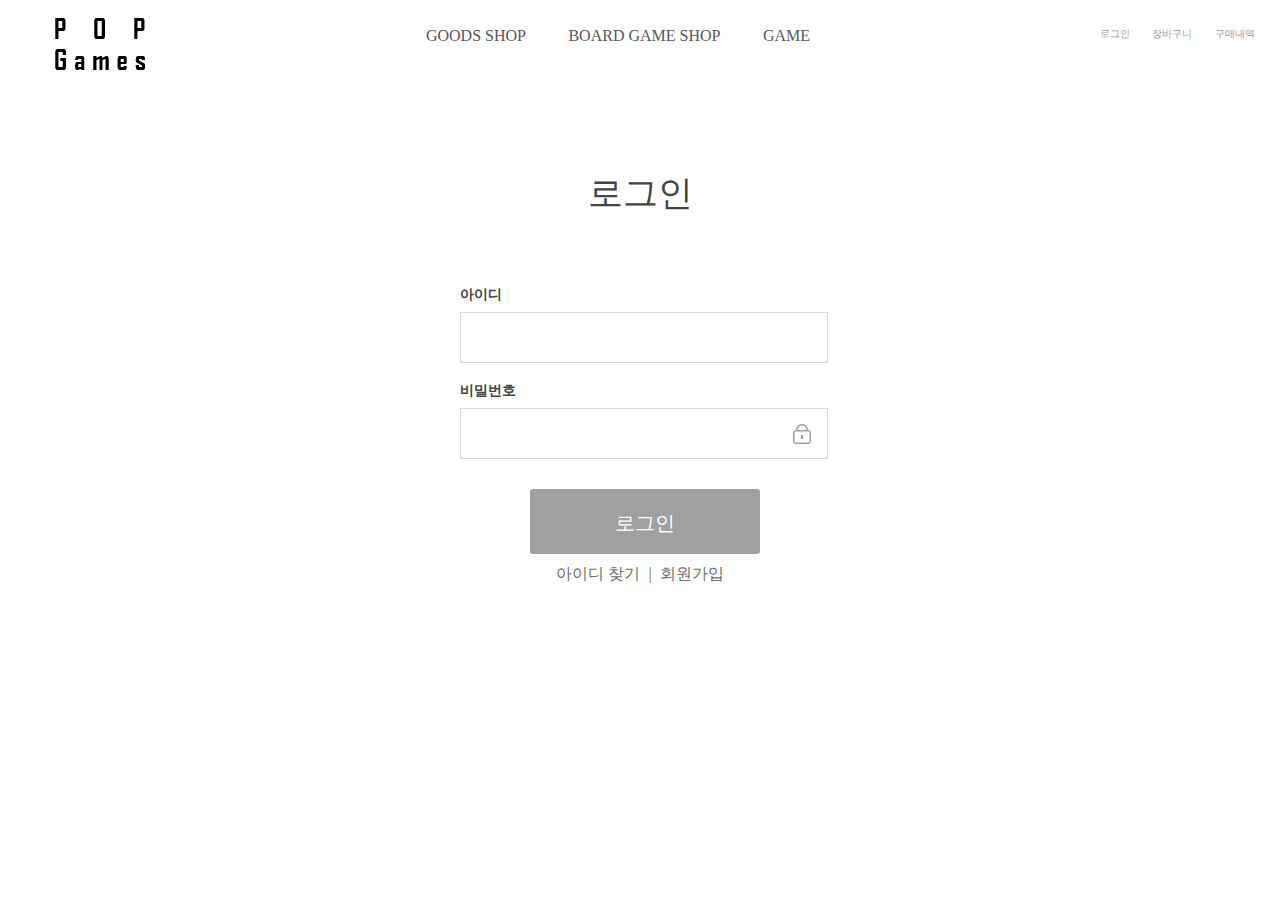
<file: pop games store/login.html>
<!DOCTYPE html>
<html lang="en">
<head>
    <meta charset="UTF-8">
    <meta http-equiv="X-UA-Compatible" content="IE=edge">
    <meta name="viewport" content="width=device-width, initial-scale=1.0">
    <title>pop games</title>
    <script type="text/javascript" src="https://static.nid.naver.com/js/naverLogin_implicit-1.0.3.js" charset="utf-8"></script>
    <link rel="shortcut icon" type="image⁄x-icon" href="./img/favicon.ico">
    <link href="./css/common.css" rel="stylesheet" type="text/css">
    <link href="./css/header.css" rel="stylesheet" type="text/css">
    <link href="./css/login.css" rel="stylesheet" type="text/css">
    <script src="jquery-3.2.1.min.js"></script>
    <script> 
      $(document).ready(function(){
        var height = $(".header_bottom").height();
        var num = $(".ul li").length;
        var max = height * num;
        var move = 0;
        function noticeRolling(){
          move += height;
          $(".ul").animate({"top":-move},500,function(){
            if(move >= max){
              $(this).css("top",0);
              move = 0;
            };
      
          });
        };
        noticeRollingOff = setInterval(noticeRolling,2000);
        $(".ul").append($(".ul li").first().clone());
      
      });
      </script>
</head>
<body>
    <div id="container">
      <a name="top"></a>
    <header>
      <div id="header">
        <div id="header_top">
          <div id="main_logo"><a href="./index.html"><img src="./img/main_logo2.png"></a></div>
        <ul id="top_menu">
          <li><a href="goods.html">GOODS SHOP</a></li>
          <li><a href="board_game.html">BOARD GAME SHOP</a></li>
          <li><a href="#">GAME</a></li>
        </ul>
          <ul id="join_menu">
            <li><a href="#">로그인</a></li>
            <li><a href="#">장바구니</a></li>
            <li><a href="#">구매내역</a></li>
          </ul>
        </div>
      </div>
    </header>
    <main class="main">
      <ul class="section_name">
        <li class="title">로그인</li>
      </ul>
<!-- wrapper -->
<div id="wrapper">
    <!-- content-->
    <div id="content">
        <!-- ID -->
        <div>
            <h3 class="join_title">
                <label for="id">아이디</label>
            </h3>
            <span class="box int_id">
                <input type="text" id="id" class="int" maxlength="20">
            </span>
            <span class="error_next_box"></span>
        </div>
        <!-- PW1 -->
        <div>
            <h3 class="join_title"><label for="pswd1">비밀번호</label></h3>
            <span class="box int_pass">
                <input type="text" id="pswd1" class="int" maxlength="20">
                <img src="./img/m_icon_pass.png" id="pswd1_img1" class="pswdImg">
            </span>
            <span class="error_next_box"></span>
        </div>
        
        <!-- JOIN BTN-->
        <div class="btn_area">
            <button type="button" id="btnJoin">
                <span>로그인</span>
            </button>
        </div>
        <!-- 네이버 로그인 버튼 노출 영역 -->
        <div id="naver_id_login"></div>
        <!--<div class="naver_login">네이버 아이디로 로그인</div>-->
        <ul class="find_wrap" id="find_wrap">
            <li><a target="_blank" href="find_id.html"
                   class="find_text">아이디 찾기 &nbsp;|</a></li>
            <li><a target="_blank" href="join.html" class="find_text">&nbsp;회원가입</a>
            </li>

        </ul>
    </div> 
    <!-- content-->
</div> 
<!-- wrapper -->
<script type="text/javascript">
	var naver_id_login = new naver_id_login("8NqOu4vn9dJVjoHUpcZi", "https://youlovenot.github.io/POPGames/pop%20games%20store/login.html");
	var state = naver_id_login.getUniqState();
	naver_id_login.setButton("green", 3,50);
	naver_id_login.setDomain(".service.com");
	naver_id_login.setState(state);
	naver_id_login.setPopup();
	naver_id_login.init_naver_id_login();

</script>
    </main>
  </div>
</body>
</html>
</file>
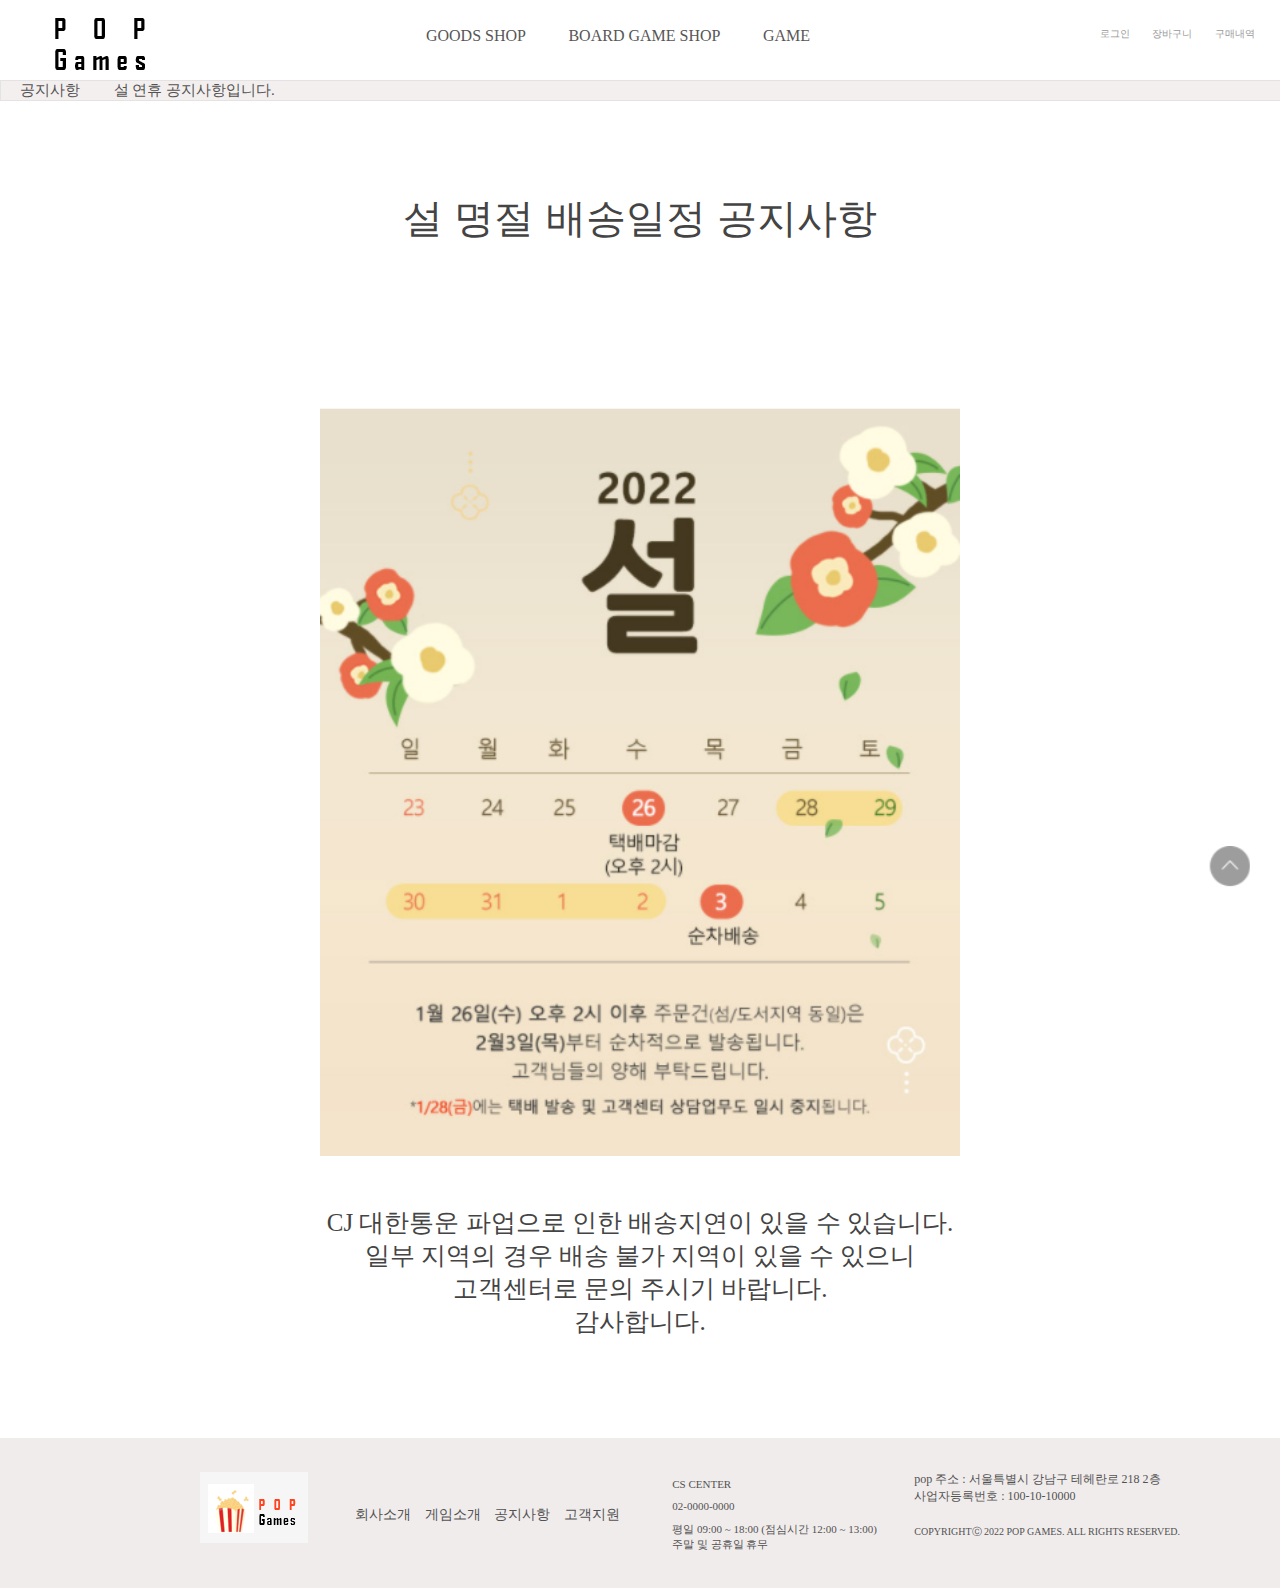
<file: pop games store/notice.html>
<!DOCTYPE html>
<html lang="en">
<head>
    <meta charset="UTF-8">
    <meta http-equiv="X-UA-Compatible" content="IE=edge">
    <meta name="viewport" content="width=device-width, initial-scale=1.0">
    <title>pop games</title>
    <link rel="shortcut icon" type="image⁄x-icon" href="./img/favicon.ico">
    <link href="./css/common.css" rel="stylesheet" type="text/css">
    <link href="./css/header.css" rel="stylesheet" type="text/css">
    <link href="./css/footer.css" rel="stylesheet" type="text/css">
    <link href="./css/goods.css" rel="stylesheet" type="text/css">
    <link href="./css/notice.css" rel="stylesheet" type="text/css">

</head>
<body>
    <div id="container">
      <a name="top"></a>
    <header>
      <div id="header">
        <div id="header_top">
          <div id="main_logo"><a href="./index.html"><img src="./img/main_logo2.png"></a></div>
        <ul id="top_menu">
          <li><a href="goods.html">GOODS SHOP</a></li>
          <li><a href="board_game.html">BOARD GAME SHOP</a></li>
          <li><a href="#">GAME</a></li>
        </ul>
          <ul id="join_menu">
            <li><a href="#">로그인</a></li>
            <li><a href="#">장바구니</a></li>
            <li><a href="#">구매내역</a></li>
          </ul>
        </div>
      </div>
    </header>
    <main >
        <div class="header_bottom">
            <a href="#">&nbsp;&nbsp;&nbsp;&nbsp;&nbsp;공지사항 &nbsp;&nbsp;&nbsp;&nbsp;&nbsp;&nbsp;&nbsp; 설 연휴 공지사항입니다.</a>
          </div>
      <ul class="section_name">
        <li class="title">설 명절 배송일정 공지사항</li>
      </ul>
      <div class="notice">
        <img src="./img/notice2.png">
      </div>
      <ul id="notice_ex">
        <li>CJ 대한통운 파업으로 인한 배송지연이 있을 수 있습니다. </li>
        <li>일부 지역의 경우 배송 불가 지역이 있을 수 있으니</li>
        <li>고객센터로 문의 주시기 바랍니다.<br>감사합니다.</li>
      </ul>
    </main>
    <div class="clear"></div>
    <footer>
      <div id="footer_wrap">
        <div class="f_logo"><a href="index.html"><img src="img/footer_logo.png"></a></div>
        <ul id="vision">
          <li><a href="#">회사소개</a></li>
          <li><a href="#">게임소개</a></li>
          <li><a href="#">공지사항</a></li>
          <li><a href="#">고객지원</a></li>
        </ul>
        <ul id="engagement">
          <li>CS CENTER</li>
          <li>02-0000-0000</li>
          <li>평일 09:00 ~ 18:00 (점심시간 12:00 ~ 13:00)<br>주말 및 공휴일 휴무</li>
        </ul>
        <ul id="company_info">
          <li>pop  주소 : 서울특별시 강남구 테헤란로 218 2층   </li>
          <li>사업자등록번호 : 100-10-10000</li>
          <li id="copyright">COPYRIGHTⒸ 2022 POP GAMES. ALL RIGHTS RESERVED.</li>
        </ul>
      </div>
      <div id="footer_fix">
        <ul>
          <a href="#top"><li><img src="./img/btn_go_top.png"></li></a>
        </ul>
      </div>
    </footer>
  </div>
</body>
</html>
</file>
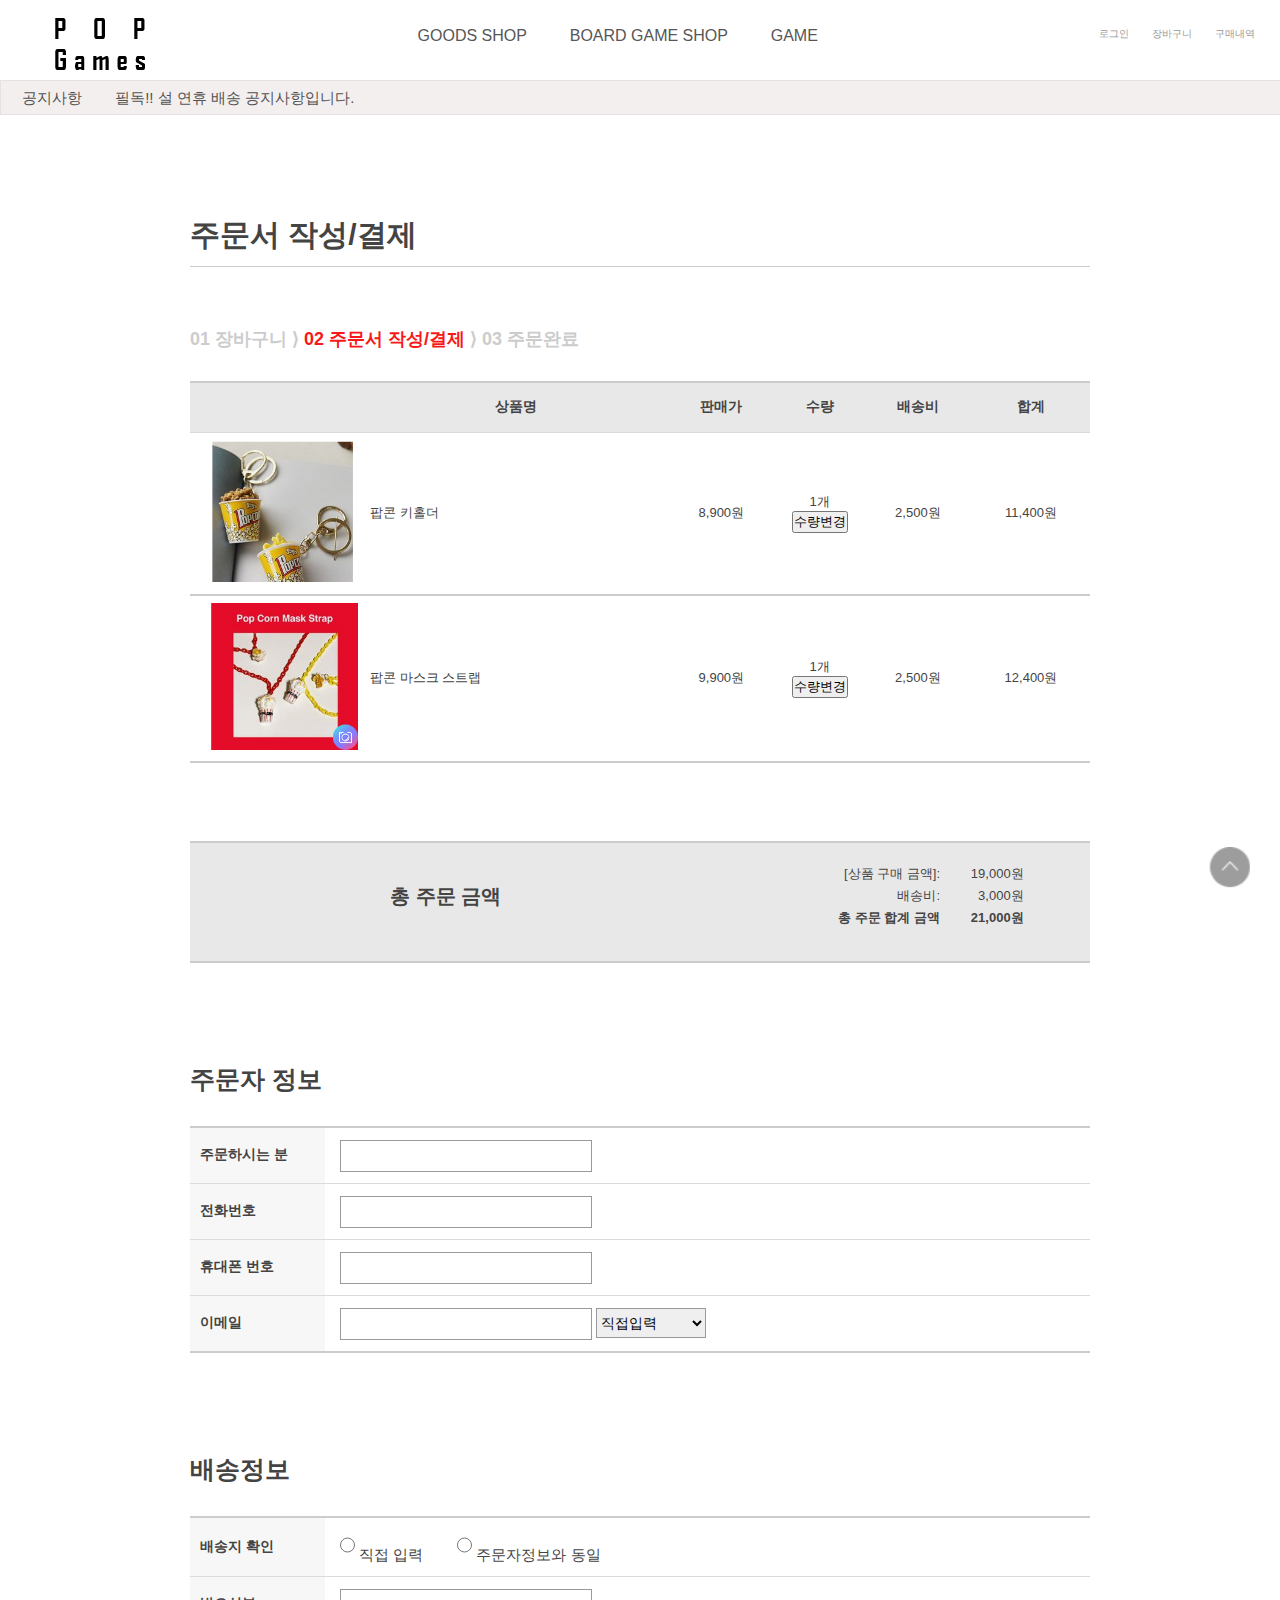
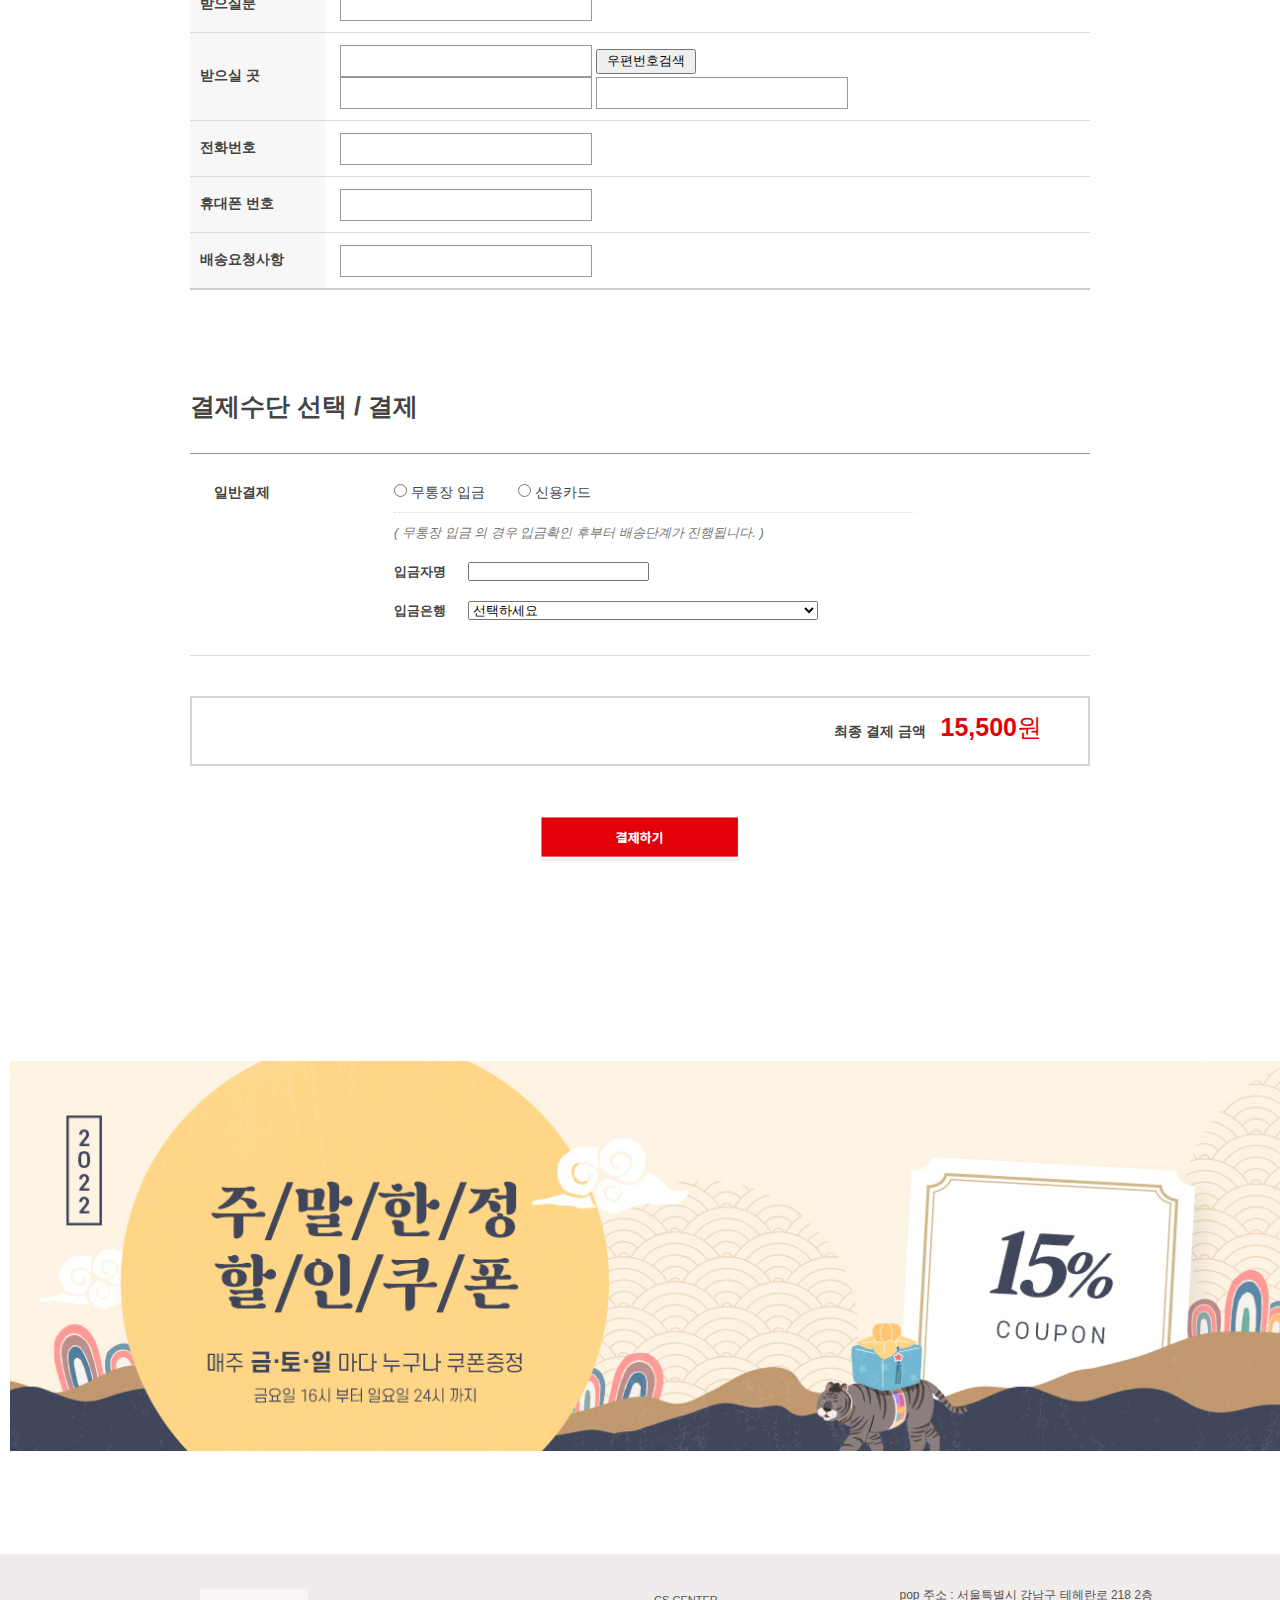
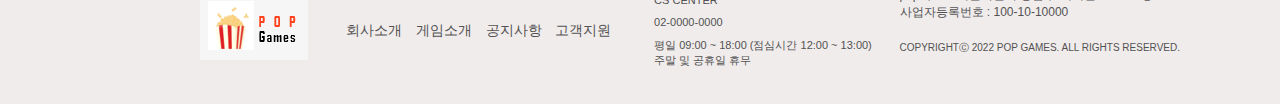
<file: pop games store/order.html>
<!DOCTYPE html>
<html lang="en">
<head>
    <meta charset="UTF-8">
    <meta http-equiv="X-UA-Compatible" content="IE=edge">
    <meta name="viewport" content="width=device-width, initial-scale=1.0">
    <title>pop games</title>
    <script type="text/javascript" src="https://code.jquery.com/jquery-1.12.4.min.js"></script>
<script type="text/javascript" src="https://service.iamport.kr/js/iamport.payment-1.1.5.js"></script>
    <link rel="shortcut icon" type="image⁄x-icon" href="./img/favicon.ico">
    <link href="./css/common.css" rel="stylesheet" type="text/css">
    <link href="./css/main.css" rel="stylesheet" type="text/css">
    <link href="./css/header.css" rel="stylesheet" type="text/css">
    <link href="./css/footer.css" rel="stylesheet" type="text/css">
    <link href="./css/cart.css" rel="stylesheet" type="text/css">
    <link href="./css/order.css" rel="stylesheet" type="text/css">
    <script src="jquery-3.2.1.min.js"></script>
    <script> 
      $(document).ready(function(){
        var height = $(".header_bottom").height();
        var num = $(".ul li").length;
        var max = height * num;
        var move = 0;
        function noticeRolling(){
          move += height;
          $(".ul").animate({"top":-move},500,function(){
            if(move >= max){
              $(this).css("top",0);
              move = 0;
            };
      
          });
        };
        noticeRollingOff = setInterval(noticeRolling,2000);
        $(".ul").append($(".ul li").first().clone());
      
      });
      </script>
</head>
<body>
    <div id="container">
      <a name="top"></a>
    <header>
      <div id="header">
        <div id="header_top">
          <div id="main_logo"><a href="./index.html"><img src="./img/main_logo2.png"></a></div>
        <ul id="top_menu">
            <li><a href="goods.html">GOODS SHOP</a></li>
            <li><a href="board_game.html">BOARD GAME SHOP</a></li>
            <li><a href="#">GAME</a></li>
        </ul>
          <ul id="join_menu">
            <li><a href="#">로그인</a></li>
            <li><a href="#">장바구니</a></li>
            <li><a href="#">구매내역</a></li>
          </ul>
        </div>
      </div>
    </header>
    <main >
        <div class="header_bottom">
          <ul class="ul">
            <li><a href="notice.html"> &nbsp;&nbsp;&nbsp;&nbsp;&nbsp;공지사항&nbsp;&nbsp;&nbsp;&nbsp;&nbsp;&nbsp;&nbsp; 필독!! 설 연휴 배송 공지사항입니다.</a></li>
            <li>&nbsp;&nbsp;&nbsp;&nbsp;&nbsp;공지사항 &nbsp;&nbsp;&nbsp;&nbsp;&nbsp;&nbsp;&nbsp; 배송지연 공지사항입니다.</li>
          </ul>  
        </div>
          <div id="content">
        	<section id="right">
                <div class="cart_top">
                   <h2 id="cart_title"> 주문서 작성/결제</h2>
                   <h2 id="process"> 01 장바구니 &rang; <span>02 주문서 작성/결제</span> &rang; 03 주문완료</h2>
            </div>
                <table>
                    <tr class="title">
                        <th></th>
                        <th>상품명</th>
                        <th>판매가</th>
                        <th>수량</th>
                        <th>배송비</th>
                        <th>합계</th>
                    </tr>
                    <tr class="items">
                        <td class="col2" id="left">
                            <img src="./img/goods/goods1.png">
                            
                        </td>
                        <td class="coladd"><div">팝콘 키홀더</div></td>
                        <td class="col3">8,900원</td>
                        <td class="col4">
                            1개
                            <button>수량변경</button>
                        </td>
                        <td class="col6">2,500원</td>
                        <td class="col7">11,400원</td>
                    </tr>
                    <tr class="items">
                        <td class="col2" id="left">
                            <img src="./img/goods/goods2.png">
                        </td>
                        <td class="coladd"><div">팝콘 마스크 스트랩</div></td>
                        <td class="col3">9,900원</td>
                        <td class="col4">
                            1개
                            <button>수량변경</button>
                        </td>
                        <td class="col6">2,500원</td>
                        <td class="col7">12,400원</td>
                    </tr>
                    <tr class="total_price">
                        <td colspan="6">
                            </td>
                            </tr>
                            <tr class="order_status_box">
                                <td colspan="7">
                                <div class="order_status">
                                <p><span>총 주문 금액</span></p>
                                <div>
                                    <ul>
                                        <li class="col1">[상품 구매 금액]:</li>
                                        <li class="col2">19,000원</li>
                                    </ul>
                                    <ul>
                                        <li class="col1">배송비:</li>
                                        <li class="col2">3,000원</li>
                                    </ul>
                                    <ul>
                                        <li class="col1"><span>총 주문 합계 금액</span></li>
                                        <li class="col2"><span>21,000원</span></li>
                                    </ul>
                                </div>
                            </div>
                        </td>
                    </tr>
                </table>
                <div class="order_info">
                    <div class="order_zone_tit">
                        <h4>주문자 정보</h4>
                    </div>

                    <div class="order_table_type">
                        <table class="table_left">
                            <colgroup>
                                <col style="width:15%;">
                                <col style="width:85%;">
                            </colgroup>
                            <tbody>
                            <tr>
                                <th scope="row"><span class="important">주문하시는 분</span></th>
                                <td><input type="text" name="orderName" id="orderName" value="" data-pattern="gdEngKor" maxlength="20"/>
                                </td>
                            </tr>
                            <tr>
                                <th scope="row">전화번호</th>
                                <td>
                                    <input type="text" id="phoneNum" name="orderPhone" value="" maxlength="20" />
                                </td>
                            </tr>
                            <tr>
                                <th scope="row"><span class="important">휴대폰 번호</span></th>
                                <td>
                                    <input type="text" id="mobileNum" name="orderCellPhone" value="" maxlength="20" />
                                </td>
                            </tr>
                            <tr>
                                <th scope="row"><span class="important">이메일</span></th>
                                <td class="member_email">
                                    <input type="text" name="orderEmail" value="" />

                                    <select id="emailDomain" class="chosen-select">
                                        <option value="self">직접입력</option>
                                        <option value="naver.com">naver.com</option>
                                        <option value="hanmail.net">hanmail.net</option>
                                        <option value="daum.net">daum.net</option>
                                        <option value="nate.com">nate.com</option>
                                        <option value="hotmail.com">hotmail.com</option>
                                        <option value="gmail.com">gmail.com</option>
                                        <option value="icloud.com">icloud.com</option>
                                    </select>
                                </td>
                            </tr>
                            </tbody>
                        </table>
                    </div>
                </div>
                <div class="delivery_info">
                    <div class="order_zone_tit">
                        <h4>배송정보</h4>
                    </div>

                    <div class="order_table_type shipping_info">
                        <table class="table_left shipping_info_table">
                            <colgroup>
                                <col style="width:15%;">
                                <col style="width:85%;">
                            </colgroup>
                            <tbody>
                            <tr>
                                <th scope="row">배송지 확인</th>
                                <td>
                                    <div class="form_element">
                                        <ul>
                                            <li>
                                                <input type="radio" name="shipping" id="shippingNew"/>
                                                <label for="shippingNew" class="choice_s">직접 입력</label>
                                            </li>
                                            <li>
                                                <input type="radio" name="shipping" id="shippingSameCheck"/>
                                                <label for="shippingSameCheck" class="choice_s">주문자정보와 동일</label>
                                            </li>
                                        </ul>
                                        <input type="hidden" class="shipping-delivery-visit" value="n" />
                                    </div>
                                </td>
                            </tr>
                            <tr>
                                <th scope="row"><span class="important">받으실분</span></th>
                                <td><input type="text" name="receiverName" data-pattern="gdEngKor" maxlength="20"/></td>
                            </tr>
                            <tr>
                                <th scope="row"><span class="important">받으실 곳</span></th>
                                <td class="member_address">
                                    <div class="address_postcode">
                                        <input type="text" name="receiverZonecode" readonly="readonly" />
                                        <input type="hidden" name="receiverZipcode"/>
                                        <button type="button" class="btn_post_search" onclick="gd_postcode_search('receiverZonecode', 'receiverAddress', 'receiverZipcode');">우편번호검색</button>
                                    </div>
                                    <div class="address_input">
                                        <input type="text" name="receiverAddress" readonly="readonly"/>
                                        <input type="text" name="receiverAddressSub" />
                                    </div>
                                </td>
                            </tr>
                            <tr>
                                <th scope="row">전화번호</th>
                                <td>
                                    <input type="text" id="receiverPhone" name="receiverPhone" />
                                </td>
                            </tr>
                            <tr>
                                <th scope="row"><span class="important">휴대폰 번호</span></th>
                                <td>
                                    <input type="text" id="receiverCellPhone" name="receiverCellPhone"/>
                                </td>
                            </tr>
                            <tr>
                                <th scope="row">배송요청사항</th>
                                <td class="td_last_say"><input type="text" name="orderMemo"/></td>
                            </tr>
                            </tbody>
                        </table>
                    </div>
                </div>
                <!-- //delivery_info -->
                <div class="payment_progress">
                    <div class="order_zone_tit">
                        <h4>결제수단 선택 / 결제</h4>
                    </div>

                    <div class="payment_progress_list">
                        <div class="js_pay_content">

                            <!-- N : 일반결제 시작 -->
                            <div id="settlekind_general" class="general_payment">
                                <dl>
                                    <dt>일반결제</dt>
                                    <dd>
                                        <div class="form_element">
                                            <ul class="payment_progress_select">
                                                <li id="settlekindType_gb">
                                                    <input type="radio" id="settleKind_gb" name="settleKind" value="gb"/>
                                                    <label for="settleKind_gb" class="choice_s">무통장 입금</label>
                                                </li>
                                                <li id="settlekindType_pc">
                                                    <input type="radio" id="settleKind_pc" name="settleKind" value="pc"/>
                                                    <label for="settleKind_pc" class="choice_s">신용카드</label>
                                                </li>
                                            </ul>
                                        </div>

                                        <!-- N : 무통장입금 -->
                                        <div id="settlekind_general_gb" class="pay_bankbook_box">
                                            <em class="pay_bankbook_txt">( 무통장 입금 의 경우 입금확인 후부터 배송단계가 진행됩니다. )</em>
                                            <ul>
                                                <li>
                                                    <strong>입금자명</strong>
                                                    <input type="text" name="bankSender"/>
                                                </li>
                                                <li>
                                                    <strong>입금은행</strong>
                                                    <select name="bankAccount" class="chosen-select">
                                                        <option value="">선택하세요</option>
                                                        <option value="2">신한 60020040059 팝게임즈</option>
                                                    </select>
                                                </li>
                                            </ul>
                                        </div>
                                        <!-- //pay_bankbook_box -->

                                        <!-- 신용카드 컨텐츠 -->
                                        <div class="card" id="settlekind_general_pc"></div>
                                        <!-- //신용카드 컨텐츠 -->
                                    </dd>
                                </dl>
                            </div>
                            <!-- //general_payment -->
                            <!-- N : 일반결제 끝 -->

                        </div>
                        
                    </div>
                    <!-- //payment_progress_list -->
                    <div class="payment_final">
                        <div class="payment_final_total">
                            <dl>
                                <dt>최종 결제 금액</dt>
                                <dd><span><strong id="totalSettlePriceView">15,500</strong>원</span></dd>
                            </dl>
                        </div>
                    </div>
                    <!-- //payment_final -->
                </div>
                <ul id="pay_buttons">
                    <li><button id="check_module" type="button"><a href="#"><img src="./img/paybutton.png"></a></button></li>
                </ul>
                <script>
                    $("#check_module").click(function () {
                    var IMP = window.IMP; 
                    IMP.init('imp48496879');
                    IMP.request_pay({
                    pg: 'inicis', 
                 
                    pay_method: 'card',
                
                    merchant_uid: 'merchant_' + new Date().getTime(),
                
                    name: '주문명:결제테스트',
                
                    amount: 1000,
                
                    buyer_email: 'iamport@siot.do',
                    buyer_name: '구매자이름',
                    buyer_tel: '010-1234-5678',
                    buyer_addr: '서울특별시 강남구 삼성동',
                    buyer_postcode: '123-456',
                    m_redirect_url: 'https://www.yourdomain.com/payments/complete'
                
                    }, function (rsp) {
                    console.log(rsp);
                    if (rsp.success) {
                    var msg = '결제가 완료되었습니다.';
                    msg += '고유ID : ' + rsp.imp_uid;
                    msg += '상점 거래ID : ' + rsp.merchant_uid;
                    msg += '결제 금액 : ' + rsp.paid_amount;
                    msg += '카드 승인번호 : ' + rsp.apply_num;
                    } else {
                    var msg = '결제에 실패하였습니다.';
                    msg += '에러내용 : ' + rsp.error_msg;
                    }
                    alert(msg);
                    });
                    });
                    </script>
        </section>
            <div class="clear"></div> 
        </div> 
        <div class="footer_banner"><img src="./img/footer_banner1.png"></div>
    </main>
    <div class="clear"></div>
    <footer>
      <div id="footer_wrap">
        <div class="f_logo"><a href="index.html"><img src="img/footer_logo.png"></a></div>
        <ul id="vision">
          <li><a href="#">회사소개</a></li>
          <li><a href="#">게임소개</a></li>
          <li><a href="#">공지사항</a></li>
          <li><a href="#">고객지원</a></li>
        </ul>
        <ul id="engagement">
          <li>CS CENTER</li>
          <li>02-0000-0000</li>
          <li>평일 09:00 ~ 18:00 (점심시간 12:00 ~ 13:00)<br>주말 및 공휴일 휴무</li>
        </ul>
        <ul id="company_info">
          <li>pop  주소 : 서울특별시 강남구 테헤란로 218 2층   </li>
          <li>사업자등록번호 : 100-10-10000</li>
          <li id="copyright">COPYRIGHTⒸ 2022 POP GAMES. ALL RIGHTS RESERVED.</li>
        </ul>
      </div>
      <div id="footer_fix">
        <ul>
          <a href="#top"><li><img src="./img/btn_go_top.png"></li></a>
        </ul>
      </div>
    </footer>
  </div>
</body>
</html>
</file>
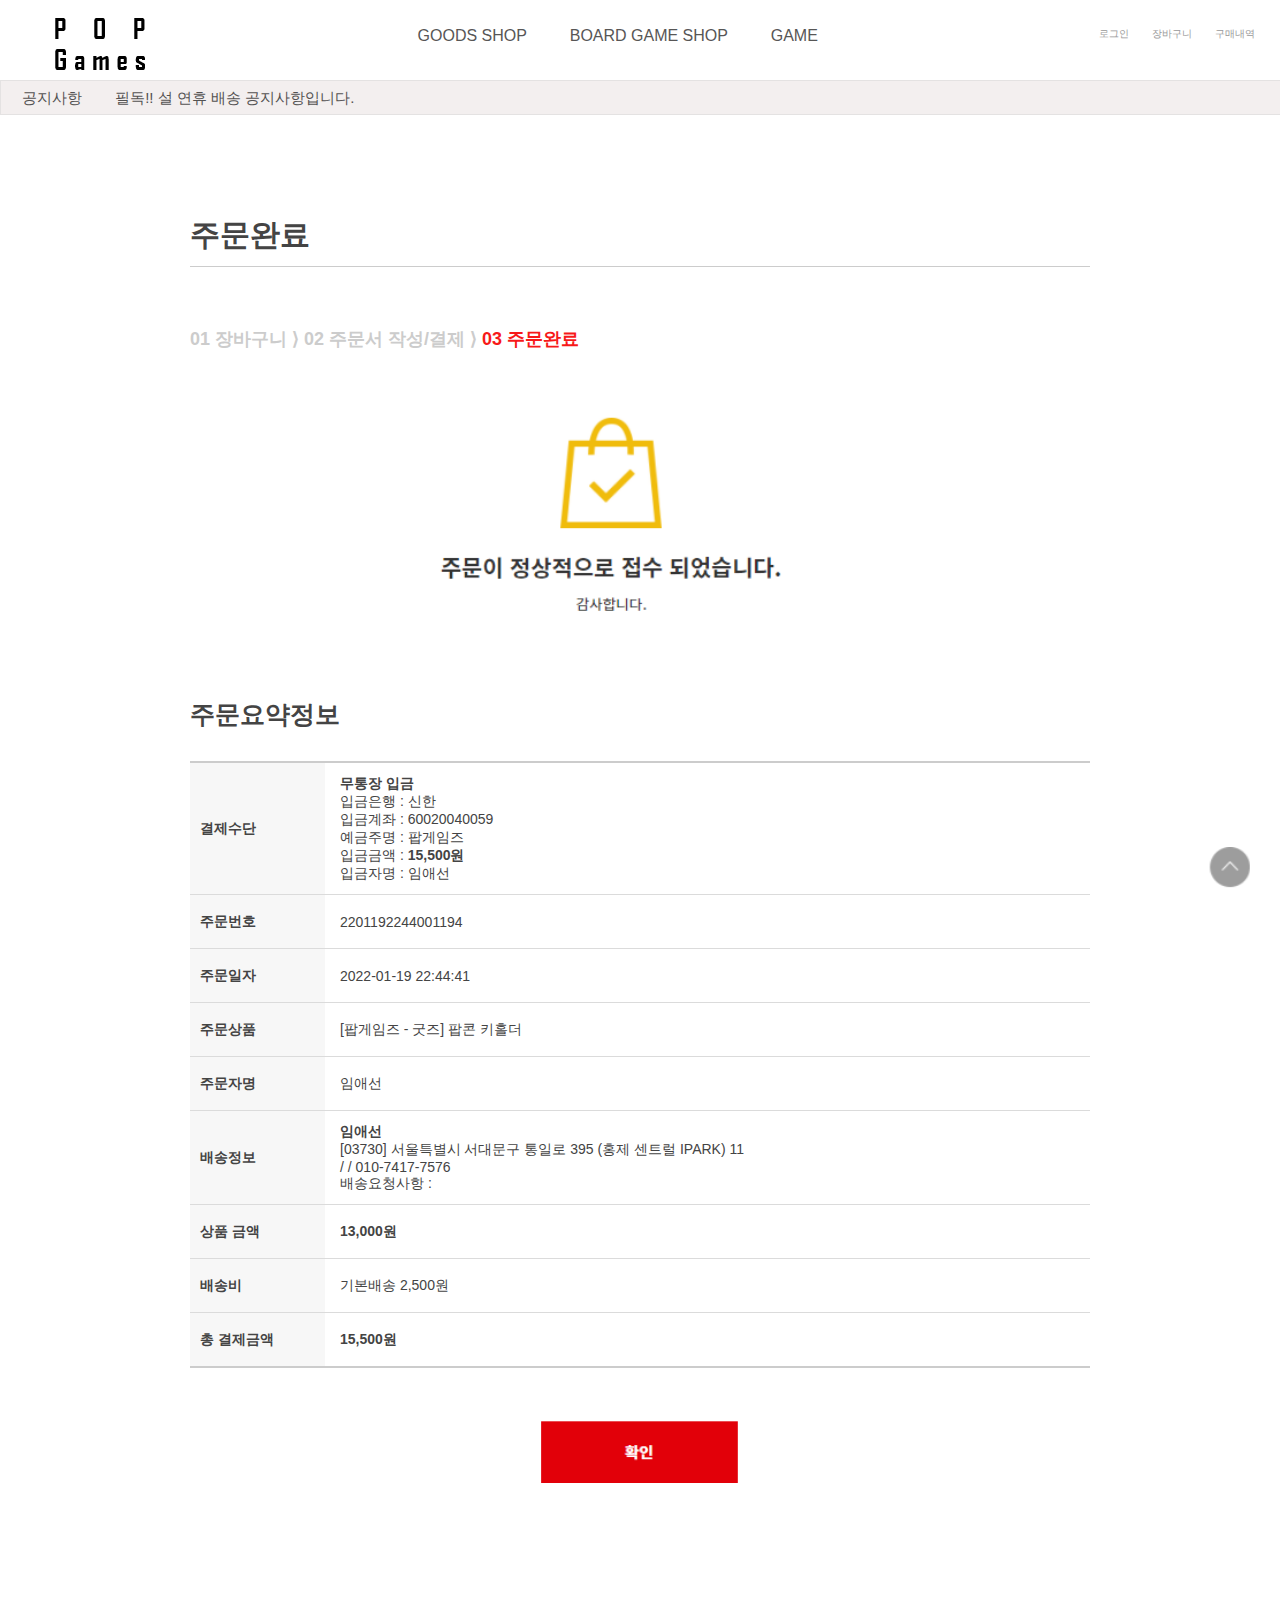
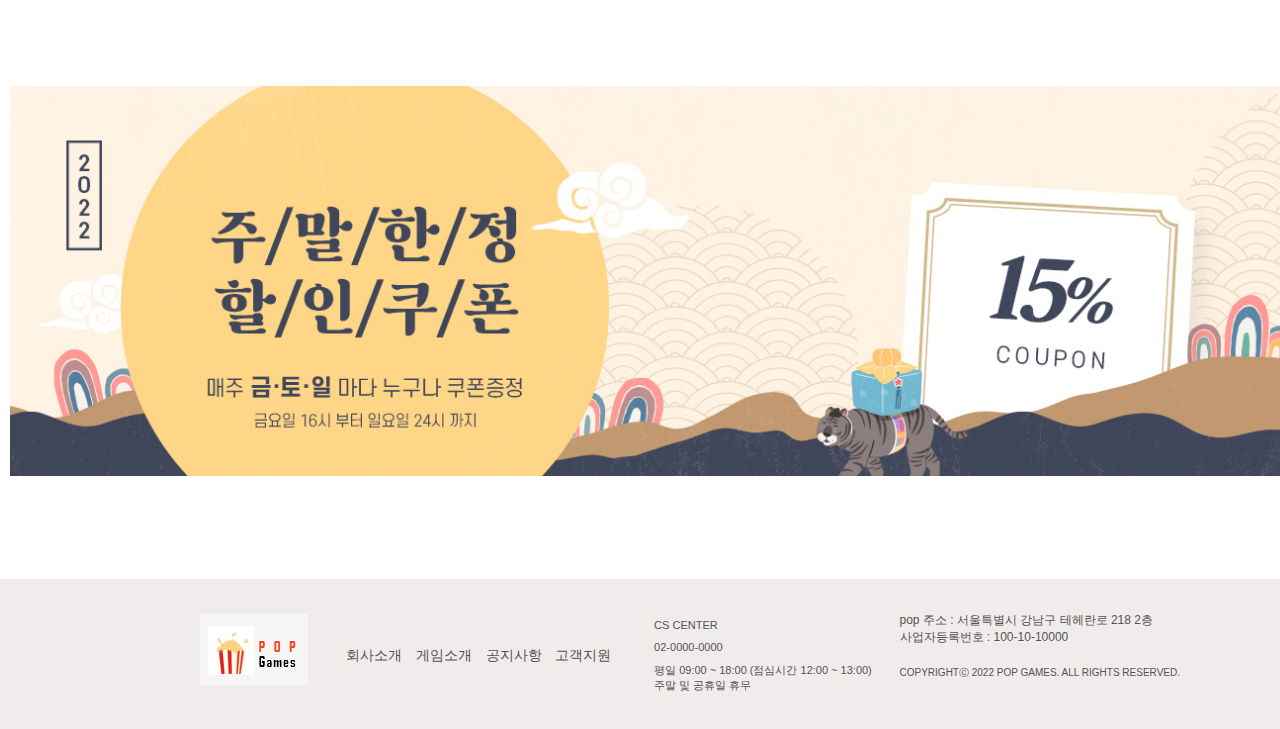
<file: pop games store/order_end.html>
<!DOCTYPE html>
<html lang="en">
<head>
    <meta charset="UTF-8">
    <meta http-equiv="X-UA-Compatible" content="IE=edge">
    <meta name="viewport" content="width=device-width, initial-scale=1.0">
    <title>pop games</title>
    <link rel="shortcut icon" type="image⁄x-icon" href="./img/favicon.ico">
    <link href="./css/common.css" rel="stylesheet" type="text/css">
    <link href="./css/main.css" rel="stylesheet" type="text/css">
    <link href="./css/header.css" rel="stylesheet" type="text/css">
    <link href="./css/footer.css" rel="stylesheet" type="text/css">
    <link href="./css/cart.css" rel="stylesheet" type="text/css">
    <link href="./css/order.css" rel="stylesheet" type="text/css">
    <script src="jquery-3.2.1.min.js"></script>
    <script> 
      $(document).ready(function(){
        var height = $(".header_bottom").height();
        var num = $(".ul li").length;
        var max = height * num;
        var move = 0;
        function noticeRolling(){
          move += height;
          $(".ul").animate({"top":-move},500,function(){
            if(move >= max){
              $(this).css("top",0);
              move = 0;
            };
      
          });
        };
        noticeRollingOff = setInterval(noticeRolling,2000);
        $(".ul").append($(".ul li").first().clone());
      
      });
      </script>
</head>
<body>
    <div id="container">
      <a name="top"></a>
    <header>
      <div id="header">
        <div id="header_top">
          <div id="main_logo"><a href="./index.html"><img src="./img/main_logo2.png"></a></div>
        <ul id="top_menu">
          <li><a href="goods.html">GOODS SHOP</a></li>
          <li><a href="board_game.html">BOARD GAME SHOP</a></li>
          <li><a href="#">GAME</a></li>
        </ul>
          <ul id="join_menu">
            <li><a href="#">로그인</a></li>
            <li><a href="#">장바구니</a></li>
            <li><a href="#">구매내역</a></li>
          </ul>
        </div>
      </div>
    </header>
    <main >
        <div class="header_bottom">
          <ul class="ul">
            <li><a href="notice.html"> &nbsp;&nbsp;&nbsp;&nbsp;&nbsp;공지사항&nbsp;&nbsp;&nbsp;&nbsp;&nbsp;&nbsp;&nbsp; 필독!! 설 연휴 배송 공지사항입니다.</a></li>
            <li>&nbsp;&nbsp;&nbsp;&nbsp;&nbsp;공지사항 &nbsp;&nbsp;&nbsp;&nbsp;&nbsp;&nbsp;&nbsp; 배송지연 공지사항입니다.</li>
          </ul>  
        </div>
          <div id="content">
        	<section id="right">
                <div class="cart_top">
                   <h2 id="cart_title"> 주문완료</h2>
                   <h2 id="process"> 01 장바구니 &rang; 02 주문서 작성/결제 &rang; <span>03 주문완료</span></h2>
            </div>
            <div class="order_end"><img src="./img/order_su.png"></div>
            <div class="order_zone_tit">
                <h4>주문요약정보</h4>
            </div>

            <div class="order_table_type">
                <table class="table_left">
                    <colgroup>
                        <col style="width:15%;">
                        <col style="width:85%;">
                    </colgroup>
                    <tbody>
                    <tr>
                        <th>결제수단</th>
                        <td><div class="pay_with_list">
                            <strong>무통장 입금</strong>
                            <ul>
                                <li>입금은행 : 신한</li>
                                <li>입금계좌 : 60020040059</li>
                                <li>예금주명 : 팝게임즈</li>
                                <li>입금금액 : <strong class="deposit_money">15,500원</strong></li>
                                <li>입금자명 : 임애선</li>
                            </ul>
                        </div>
                        </td>
                    </tr>
                    <tr>
                        <th>주문번호</th>
                        <td>2201192244001194</td>
                    </tr>
                    <tr>
                        <th>주문일자</th>
                        <td>2022-01-19 22:44:41</td>
                    </tr>
                    <tr>
                        <th>주문상품</th>
                        <td>[팝게임즈 - 굿즈] 팝콘 키홀더</td>
                    </tr>
                    <tr>
                        <th>주문자명</th>
                        <td>임애선</td>
                    </tr>
                    <tr>
                        <th>배송정보</th>
                        <td>
                            <p>
                                <strong>임애선</strong> <br />
                                [03730] 서울특별시 서대문구 통일로 395 (홍제 센트럴 IPARK) 11<br />
                                  /    /  010-7417-7576<br />
                                배송요청사항 : 
                            </p>
                        </td>
                    </tr>
                    <tr>
                        <th>상품 금액</th>
                        <td><strong class="order_payment_sum">13,000원</strong>
                            <span class="add_currency"></span>
                        </td>
                    </tr>
                    <tr>
                        <th>배송비</th>
                        <td>기본배송 2,500원
                            <span class="add_currency"></span>
                        </td>
                    </tr>
                
                    <tr>
                        <th>총 결제금액</th>
                        <td><strong class="order_payment_sum">15,500원</strong>
                            <span class="add_currency"></span>
                        </td>
                    </tr>
                    
                </table>
            </div>
            <!-- //order_info -->
        <ul id="end_buttons">
            <li><a href="index.html"><img src="./img/ok.png"></a></li>
        </ul>
        </div> 
    </div>
        </section>
            <div class="clear"></div> 
        </div> 
        <div class="footer_banner"><img src="./img/footer_banner1.png"></div>
    </main>
    <div class="clear"></div>
    <footer>
      <div id="footer_wrap">
        <div class="f_logo"><a href="index.html"><img src="img/footer_logo.png"></a></div>
        <ul id="vision">
          <li><a href="#">회사소개</a></li>
          <li><a href="#">게임소개</a></li>
          <li><a href="#">공지사항</a></li>
          <li><a href="#">고객지원</a></li>
        </ul>
        <ul id="engagement">
          <li>CS CENTER</li>
          <li>02-0000-0000</li>
          <li>평일 09:00 ~ 18:00 (점심시간 12:00 ~ 13:00)<br>주말 및 공휴일 휴무</li>
        </ul>
        <ul id="company_info">
          <li>pop  주소 : 서울특별시 강남구 테헤란로 218 2층   </li>
          <li>사업자등록번호 : 100-10-10000</li>
          <li id="copyright">COPYRIGHTⒸ 2022 POP GAMES. ALL RIGHTS RESERVED.</li>
        </ul>
      </div>
      <div id="footer_fix">
        <ul>
          <a href="#top"><li><img src="./img/btn_go_top.png"></li></a>
        </ul>
      </div>
    </footer>
  </div>
</body>
</html>
</file>
<file: pop games store/css/common.css>
* {
  margin: 0;
  padding: 0;
}
body {
  font-family: "맑은 고딕", "돋움";
  font-size: 14px;
  color: #444;
}
ul {
  list-style: none;
}
.clear {
  clear: both;
}
</file>
<file: pop games store/css/main.css>
body{
  font-family:sans-serif;
}
/* 메인 */
main {
  width: 100%;
}
.prev, .next {
  cursor: pointer;
  position: absolute;
  top: 40%;
  width: auto;
  padding: 16px;
  margin-top: -22px;
  color: white;
  font-weight: bold;
  font-size: 30px;
  transition: 1.6s ease;
  border-radius: 0 3px 3px 0;
  user-select: none;
}
.next {
  right: 0;
  border-radius: 3px 0 0 3px;
}
.prev:hover, .next:hover {
  background-color: #f1f1f1;
  color: black;
}
.banner {
  overflow:hidden;
  height: 400px;
}
 .slider_container {
  width: 300vw;
  transition-property: transform;
  transition-duration: 1s;
}
.slider_container li.slider {
  width: 100vw;
  float: left;
}
.slider img {
  width: 100%;
}
 .section_name {
  margin: 80px 0 0 80px;
  text-align: left;
}
 .section_name li {
   display: inline-block;
  margin: 5px;
}
.section_name .title {
  font-size: 40px;
  font-family:'Times New Roman', Times, serif;
  font-weight: bold;
}
 
 #panorama_items {
  width: 100%;
  /* border: solid 1px #0f0; */
  text-align: center;
}
 #panorama_items .item_box {
  width: 19%;
  margin-right: 15px;
  display: inline-block;
  border-bottom: solid 2px #ccc;
  padding-bottom: 20px;
  margin-top: 60px;
  margin-bottom: 100px;
}
#panorama_items .item_box a {
  text-decoration: none;
  color: #444;
}
#panorama_items .item_box img {
  width: 100%;
}
#panorama_items .item_box img:hover{
  border: solid 1px #ccc;
}
#panorama_items .item_box li {
  font-weight: bold;
  font-size: 12px;
}
#more_items{
  position: relative;
  bottom: 10px;
}
#more_items .plus {
  color: #444;
  width: 100%;
  border: solid 1px black;
  padding: 8px;
  text-align: center;
  font-size: 11px;
}
a#more_items:link  {
  text-decoration: none;
}
a#more_items div:hover  {
  text-decoration: none;
  background-color: black;
  color: white;
}
a#more_items div:visited  {
  text-decoration: none;
}
/*제품 상세페이지*/
#content{
  display: flex;
  justify-content: center;
  width: 100%;
}
section#main {
  width:990px;
  margin:0 auto;
}
section#right {
  width:900px;
  margin-top:100px;
}
/* 상품 구매 정보(상품 제목, 판매가, 제조사, 가격 등)  */
section#right #summary h3 {
  font-size:22px;
  padding-bottom:8px;
  margin-bottom: 30px;
  border-bottom:solid 1px #444444;	
}
section#right #summary h3 span {
  color:#444444;
}
section#right #summary1 {
  float:left;
  margin-top:40px;
}
section#right #summary1 img{
  width: 130%;
}
section#right #summary2 h3 {
  border-bottom:solid 1px #cccccc;
}
section#right #summary2 {
  width:550px;
  float:right;
  margin-top:60px;
}
section#right #summary2 .item {
  margin:20px 0 0 20px;
  padding-bottom:10px;
  border-bottom:solid 1px #cccccc;
}
section#right #summary2 .item li {
  margin:10px 0 0 0; 
  font-size: 15px;
}
section#right #summary2 .col1 {
  width:100px;
  float:left;
}
section#right #summary2 .col2 {
  width:400px;
  float:left;
}
section#right #summary2 .col2 select{
  font-size: 15px;
}

section#right #summary2 .size li {
  margin:5px 0; 
}
section#right #summary2 .buttons {
  margin:20px 0 0 60px;
  width: 500px;
}

section#right #summary2 .buttons li {
  display:inline;
  padding-left: 3px;
}
section#right #summary2 .buttons li img{
  height: 45px;
}

/* 상품 설명 */
section#right #explanation h3 {
  padding-bottom:8px;
  margin-top:70px;
  border-bottom:solid 1px #444444;	
  color:#444444;
  font-size: 25px;
}
section#right #explanation h2 {
  margin:20px 0 0 20px;
}
section#right #explanation .detail img {
  width: 90%;
  margin-top: 100px;
}
/* 유의 사항 */
section#right #required {
  margin-bottom: 100px;
}
section#right #required h3 {
  font-size:25px;
  padding-bottom:8px;
  margin-top:60px;
  border-bottom:solid 1px #444444;
  color:#444444;	
}
section#right #required dl {
  margin:20px 0 0 30px;
}
section#right #required dt {
  font-size:16px;
  font-weight:bold;
  margin-top:20px;
}
section#right #required dd {
  font-size:14px;
  margin:5px 0 0 20px;
}
#divpop table img{
  width: 500px;
}
.footer_banner{
  width: 100%;
}
.footer_banner img{
  width: 100%;

  margin-top: 100px;
  margin-left: 10px;
  margin-bottom: 100px;
}
</file>
<file: pop games store/css/header.css>
* {
  margin: 0;
  padding: 0;
}
/* 헤더 */
#header_top {
  width: 100%;
  font-size: 10px;
}
#header_top {
  display: flex;
  justify-content: space-between;
}
#header_top #join_menu {
  margin-top: 20px;
  margin-right: 15px;
}
#header_top li {
  display: inline-block;
  margin: 10px;
}
#header_top a:link {
  color: #999;
  text-decoration: none;
}
#header_top a:hover {
  color: #999;
  text-decoration: none;
}
#header_top a:visited {
  color: #999;
  text-decoration: none;
}
#header_top a:active {
  color: #999;
  text-decoration: none;
}
header {
  width: 100%;
}
#header {
  height: 80px;
  display: flex;
  justify-content: space-between;
  align-items: center;
 /* border-bottom: #ccc 1px solid;*/
}
#header #header_top #main_logo {

  display: flex;
  margin: 10px 0 0 40px;
}
#header #header_top #main_logo img{
  width: 100%;
}

#header #top_menu li {
  display: inline-block;
  margin-top: 30px;
  margin-left: 10px;
  margin-right: 30px;
  font-size: 16px;
}
#header #top_menu a{
  color: rgb(87, 86, 86);
  text-decoration: none;
}

#header #top_menu a:hover {
  text-decoration: none;
  color: black;
  font-weight: bold;
}
.header_bottom{
  background-color:rgb(243, 239, 239);
  border: rgb(228, 226, 226) 1px solid;
  position: relative;
  width: 100%;
  font-size: 15px;
  overflow: hidden;
}
.header_bottom a{
  text-decoration: none;
  color: rgb(83, 82, 82);
}
.header_bottom .ul{
  height: 25px;
  position: relative;
}
.header_bottom .ul li{
  width: 100%;
  height: 25px;
  margin-top: 8px;
}
/*로그인창*/
.navi {padding:0;margin:0; list-style:none; z-index: 500;}
 .navi li {float:left; margin-right:10px; position:relative;}
 
 .navi a:link, a:visited {color:#000;text-decoration:none;}
 .navi a:hover, a:active {color:#c00;text-decoration:none;}
 
  
 #loginLabel {display:block;}

.loginbox {display:none; width:280px;height:170px; 
  border: 1px solid #ccc;
  border-radius: 10px;
  padding-left:17px;padding-top:35px;  background:white; color:#999; 
  font-family:'돋움';font-weight:bold; font-size:15px;position:absolute;
  right: 2px;
}
.loginbox form {margin:0;padding:0;}
.loginbox p{margin-top:0px;margin-bottom:8px; margin-bottom:6px; }
.loginbox #logid, #logpw {border: rgb(189, 187, 187) 1px solid; color:#999;  width:200px; padding:5px;margin-left:10px; height: 20px;}  
.loginbox label{width:24px; display:inline-block;margin:0;padding:0;} 
 
.loginBtn { position:relative; top: 10px; width: 255px; } 

.loginbox .memberInfo {margin-top:20px;text-align: center; margin-right: 20px;}
</file>
<file: pop games store/css/footer.css>
/* 푸터 */
footer {
  position:relative;
  width: 100%;
  height: 150px;
  background-color: rgb(240, 236, 236);
  color: rgb(83, 82, 82);
  bottom: 0;
  left: 0;
}
#footer_wrap {
  display: flex;
  justify-content: space-between;
  align-items: center;
}
.f_logo{
  margin-left: 200px;
  margin-top: 30px;

}
#vision {
  color: rgb(83, 82, 82);
  padding: 40px 0 0 10px;
}
#vision li {
  display: inline-block;
  margin-right: 10px;
}
#company_info {
  margin-right: 100px;
  margin-top: 20px;
  font-size: 12px;
}

#company_info #copyright {
  margin-top: 20px;
  font-size: 10px;
}
#engagement {
  margin-top: 30px;
  margin-left: 5px;
}
#engagement li {
  display: block;
  font-size: 11px;
  margin-top: 10px;
}
#vision a:link {
  color: rgb(83, 82, 82);
  text-decoration: none;
}

#vision a:visited {
  color: rgb(83, 82, 82);
  text-decoration: none;
}
#vision a:active {
  text-decoration: none;
}
#footer_fix {
  position: fixed;
  right: 30px;
  bottom: 10px;
}
#footer_fix li {
  height: 40px;
  box-sizing: border-box;
  display: inline-block;
  padding: 0;
  margin-left: 5px;
}
#footer_fix li img {
  width: 100%;
  height: 100%;
}
</file>
<file: pop games store/css/goods.css>
.main{
    /*border-top: solid 1px #ccc;*/
}

.section_name {
    text-align: center;
    margin: 80px 0 150px 0;
  }
   .section_name li {
     display: inline-block;
    margin: 10px;
  }
   .section_name .title {
    font-size: 40px;
    font-family:Arial, Helvetica, sans-serif;
  }
   
   #panorama_items {
    width: 100%;
    text-align: center;
  }
   #panorama_items .item_box {
    width: 20%;
    margin-right: 30px;
    display: inline-block;
    padding-bottom: 50px;
    margin-bottom: 100px;
  }
  #panorama_items .item_box a {
    text-decoration: none;
    color: #444;
  }
  #panorama_items .item_box img {
    width: 100%;
  }
  #panorama_items .item_box li {
    font-weight: bold;
    font-size: 15px;
  }
  #panorama_items .item_box img:hover  {
    border: solid 1px #ccc;
  }
</file>
<file: pop games store/css/admin.css>
.table{
    width: 90%;
    margin-bottom: 100px;
    margin-left: 50px;
    border-collapse: collapse;
}

.table .tr th{
    border-bottom: 1px #969496 solid;
    padding: 10px;
}
.table .tr td{
    border-bottom: 1px #cccccc solid;
    padding: 10px;
    text-align: center;
}
.section{
    margin: 80px 0 40px 0;
    text-align: center;
  }
   .section li {
     display: inline-block;
    margin: 5px;
  }
  .section .title_a {
    font-size: 40px;
    font-family:Arial, Helvetica, sans-serif;
  }

  .search{
    margin-left: 70%;
    margin-bottom: 20px;
  }

  /*item_upload.css*/

.inputArea { margin:10px 0; }
select { width:100px; }
label { display:inline-block; width:70px; padding:5px; }
label[for='gdsDes'] { display:block; }
input { width:200px; }
textarea#gdsDes { width:400px; height:180px; }
.select_img img { margin:20px 0; }

section#container { 
  margin-top: 10px;
  padding:0 250px; border-top:2px solid #eee; border-bottom:2px solid #eee; }
section#container::after { content:""; display:block; clear:both; }
aside { float:left; width:200px; }
div#container_box { float:right; width:calc(100% - 200px - 20px); }
.inputArea button{
  padding: 5px;
}
</file>
<file: pop games store/css/cart.css>
section#righ .cart_top ul{
    display: inline-block;
}

section#right .cart_top #cart_title{
    padding-bottom: 10px;
    border-bottom: #cccccc 1px solid;	
    font-size: 30px;
    margin-bottom: 60px;
}
section#right .cart_top #process {
    margin-bottom: 30px;
    color: #cccccc;
    font-size: 18px;
}
section#right .cart_top #process span {
    color: rgb(247, 25, 25);
}
section#right table {
    width:100%;
    margin:10px 0 0 0;
    border-collapse:collapse;
    border-top:solid 2px #cccccc;	
    border-bottom:solid 2px #cccccc;		
}
section#right tr.title {
    height:50px;
    font-size: 14px;
    text-align: center;
    background-color:#e9e8e9;
}
section#right th {
    padding:10px;
    border-bottom:solid 1px #dbdbdb;		
}
section#right tr.items {
    height:80px;
    border-bottom:solid 2px #cccccc;
}
section#right tr.items td {
    padding:5px;
    text-align: center;
    border-bottom:solid 2px #cccccc;
    font-size: 13px;
}
section#right tr.items .col1 {
    width:50px;
    text-align:center;
}
section#right tr.items #left{
    text-align: left;
    padding-left: 20px;
}
section#right tr.items .col2 div{
    display:inline-block;
    padding-left: 20px;
}
section#right tr.items .col2 img{
    width: 150px;
}
section#right tr.items .coladd {
    width: 300px;
    text-align: left;
}
section#right tr.items .col2 {
    width:100px;
}
section#right tr.items .col3 {
    width:100px;
    text-align:center;
}
section#right tr.items .col4 {
    width:80px;
    text-align:center;
}
section#right tr.items .col5 {
    width:100px;
    text-align:center;
}
section#right tr.items .col6 {
    width:100px;
    text-align:center;
}
section#right tr.items .col7 {
    width:110px;
    text-align:center;
}
section#right tr.total_price {
    height:80px;
}

section#right tr.order_status_box {
    height:120px;
    font-size: 13px;
    background-color:#e9e8e9;
    border-top:solid 2px #cccccc;	
}
section#right .order_status_box td {
    vertical-align:top;
}
section#right .order_status {
    position:relative;
}
section#right .order_status p {
    position:absolute;
    font-size: 20px;
    top:40px;
    left:200px;
}
section#right .order_status div {
    position:absolute;
    top:20px;
    left:600px;
}
section#right .order_status li {
    display:inline-block;
    margin:2px 0;
}
section#right .order_status .col1 {
    width:150px;
    text-align:right;
}
section#right .order_status .col2 {
    width:80px;
    text-align:right;	
}
section#right table span {
    font-weight:bold;
}
section#right #order_buttons {
    margin:50px 0 100px 0;
    text-align:center;
}
section#right #order_buttons li {
    display:inline;
}
section#right #order_buttons li img{
    width: 200px;
}
/*order.html*/
section#right #pay_buttons {
    margin:50px 0 100px 0;
    text-align:center;
}
section#right #pay_buttons li img{
    width: 200px;
}
</file>
<file: pop games store/css/notice.css>
.notice{
    display: flex;
    justify-content: center;
}
.notice img{
    width: 50%;
}
#notice_ex{
    margin-top: 50px;
    margin-bottom: 100px;
    text-decoration: none;
    text-align: center;
}
#notice_ex li{
    font-size: 25px;
    display: block;
}
</file>
<file: pop games store/css/login.css>
.find_wrap li{
    display: inline-block;
}
.find_wrap{
    color: #9fa09f;
    font-size: 16px;
    margin-top: 10px;
    margin-bottom: 100px;
    text-align: center;
}
.find_wrap li a{
    text-decoration: none;
    color: #6e6e6e;
}
/*로그인*/
#naver_id_login{
    margin-left: 120px;
    margin-top: 10px; 
}
.naver_login{
    color:#6e6e6e;   
    height: 40px;
    width: 70%;
    margin-left: 140px;
    margin-top: 10px;
    padding-top: 10px;
    font-size: 20px;
}
#logo {
    width: 240px;
    height: 44px;
    cursor: pointer;
}
#content {
    position: absolute;
    left: 50%;
    transform: translate(-50%);
    width: 460px;
}
.section_name {
    text-align: center;
    margin: 80px 0 40px 0;
  }
   .section_name li {
     display: inline-block;
    margin: 10px;
  }
   .section_name .title {
    font-size: 35px;
    font-family:Arial, Helvetica, sans-serif;
  }
/* 입력폼 */

input:focus {
    outline: none;
}


h3 {
    margin: 19px 0 8px;
    font-size: 14px;
    font-weight: 700;
}
.box {
    margin-left: 50px;
    display: block;
    width: 80%;
    height: 51px;
    border: solid 1px #dadada;
    padding: 10px 14px 10px 14px;
    box-sizing: border-box;
    background: #fff;
    position: relative;
}
.int {
    display: block;
    position: relative;
    width: 80%;
    height: 29px;
    border: none;
    background: #fff;
    font-size: 15px; 
}

.box.int_id {
    padding-right: 110px;
}

.box.int_pass {
    padding-right: 40px;
}
.join_title{
    margin-left: 50px;
}

.pswdImg {
    width: 18px;
    height: 20px;
    display: inline-block;
    position: absolute;
    top: 50%;
    right: 16px;
    margin-top: -10px;
    cursor: pointer;
}


select {
    width: 100%;
    height: 29px;
    font-size: 15px;
    background: #fff url(https://static.nid.naver.com/images/join/pc/sel_arr_2x.gif) 100% 50% no-repeat;
    background-size: 20px 8px;
    -webkit-appearance: none;
    display: inline-block;
    text-align: start;
    border: none;
    cursor: default;
    font-family: Dotum,'돋움',Helvetica,sans-serif;
}

/* 버튼 */

.btn_area {
    margin: 30px 0 0 0 ;
}

#btnJoin {
    margin-left: 120px;
    width: 50%;
    padding: 21px 0 17px;
    border: 0;
    border-radius: 3px;
    cursor: pointer;
    color: #fff;
    background-color: #9fa09f;
    font-size: 20px;
    font-weight: 400;
    font-family: Dotum,'돋움',Helvetica,sans-serif;
}
</file>
<file: pop games store/css/order.css>
.order_info{
    margin-top: 100px;
    margin-bottom: 100px;
}
.order_zone_tit{
    font-size: 25px;
    margin-bottom: 30px;
}

.order_table_type table{
    width:100%; border:0; border-spacing:0; border-collapse:collapse; text-align:center;}

/* left type */

.order_table_type .table_left th{
    padding:15px 10px 14px 20px;  background:#f7f7f7; text-align:left; 
    border-bottom:1px solid #dbdbdb; font-size: 14px;}
.order_table_type .table_left td{
    height:30px; padding:12px 10px 11px 15px; text-align:left;
    font-family: 'Montserrat','noto sans kr', sans-serif;
    border-bottom:1px solid #dbdbdb;}
.order_table_type .table_left td input{
    height: 30px;
    width: 250px;
    border: solid 1px #999999;;
}
.order_table_type .table_left #emailDomain{
    height: 30px;
    width: 110px;
    font-size: 14px;
    border: solid 1px #999999;;
}
.delivery_info{
    margin-bottom: 100px;
}
.shipping_info_table .form_element li{
    display: inline-block;
    font-size: 15px;
    margin:0 30px 0 0
}
.shipping_info_table .form_element li input{

    width: 15px;
}
.shipping_info_table .member_address .btn_post_search{
    width: 100px;
    height: 25px;
    font-size: 13px;
}
/* --------- 결제수단 선택/결제 --------- */

.payment_progress_list{
    padding:10px 0 10px 0; border-top:1px solid #999999;}
.payment_progress_list dl{
    display:block; padding:20px 0 15px 0; font-size:0; border-bottom:1px solid #dbdbdb; vertical-align:top;}
.payment_progress_list dt{
    display:inline-block; width:180px; padding:0 0 0 24px; 
    font-size:14px; font-weight:bold; vertical-align:top; }
.payment_progress_list dd{
    display:inline-block; font-size:16px;}
.payment_progress_cont{}
/* 라디오 버튼  선택 */
.payment_progress .payment_progress_select{font-size:13px;}
.payment_progress .payment_progress_select li{display:inline-block; margin:0 30px 0 0; font-size:14px;}

.general_payment{}
.general_payment dd{min-width:520px;}
/* 무통장 입금 */
.pay_bankbook_box{margin:10px 0 0 0; padding:10px 0 0 0; border-top:1px dotted #dbdbdb;}
.pay_bankbook_box .form_element{width:100%;}
.pay_bankbook_box .pay_bankbook_txt{color:#777777; font-size: 13px}
.pay_bankbook_box ul{padding:10px 0 10px 0;}
.pay_bankbook_box ul li{padding:10px 0 10px 0;}
.pay_bankbook_box ul li strong{display:inline-block; width:70px;font-size: 13px;}
.pay_bankbook_box ul li select{width:350px; margin-top:-5px;}
#wrap .pay_bankbook_box .chosen-container{vertical-align:middle;}

/* 결제금액, 필수체크 */
.payment_final{margin:30px 0 0 0;}
.payment_final_total{padding:13px 46px 20px 0; border:2px solid #d6d6d6; text-align:right;}
.payment_final_total dl{display:inline-block; font-size:0;}
.payment_final_total dt{display:inline-block; padding:0 15px 0 0; font-size:14px; font-weight:bold;}
.payment_final_total dd{display:inline-block; font-size:25px; color:#e20009;}
.payment_final .payment_final_check{padding:30px 0 20px 0; text-align:center;}
.payment_final .payment_final_check{}
.payment_final .form_element label.check_s em b{color:#e20009;}

#totalSettlePriceView,
#totalGoodsPrice,
#totalSettlePrice {font-family: 'Montserrat','noto sans kr', sans-serif;}
.pay_buttons li img{
    width: 600px;
}
#pay_buttons li button{
    border: 0;
}
.order_end img{
    width: 450px;
    margin-left: 200px;
    margin-bottom: 60px;
}
section#right #end_buttons {
    margin:50px 0 100px 0;
    text-align:center;
}
section#right #end_buttons li img{
    width: 200px;
}
</file>
